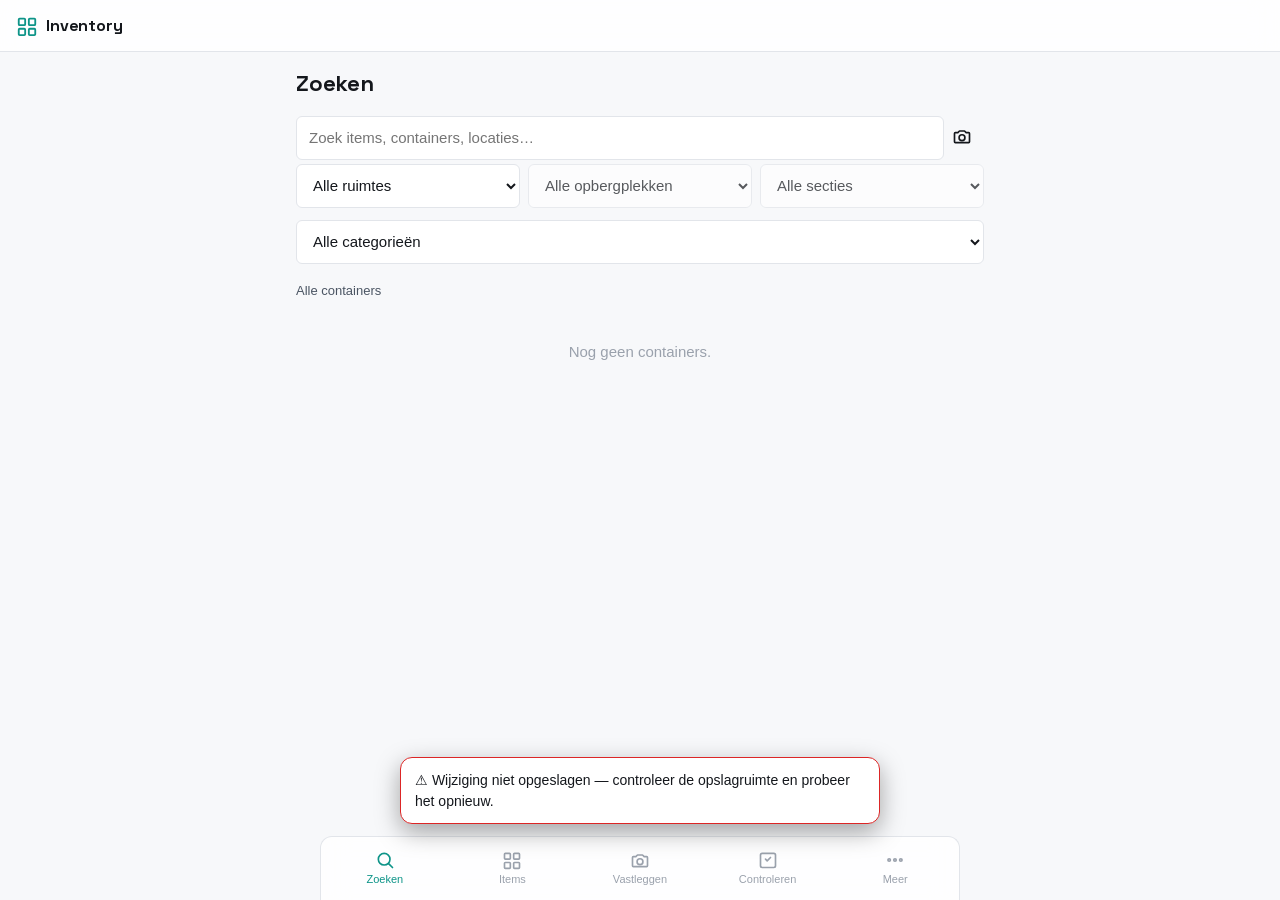
<file: index.html>
<!doctype html>
<html lang="nl">
<head>
<meta charset="utf-8" />
<meta name="viewport" content="width=device-width, initial-scale=1, viewport-fit=cover" />
<title>Inventory</title>
<meta name="description" content="Local-first inventory for workshop storage." />
<meta name="theme-color" content="#14171c" />
<meta name="color-scheme" content="dark light" />
<link rel="manifest" href="./manifest.webmanifest" />
<link rel="icon" href="./icons/icon-192.png" />
<link rel="apple-touch-icon" href="./icons/apple-touch-icon.png" />
<meta name="apple-mobile-web-app-capable" content="yes" />
<meta name="apple-mobile-web-app-status-bar-style" content="black-translucent" />
<link rel="stylesheet" href="./style.css" />
</head>
<body>
<div id="live-region" aria-live="polite" class="sr-only"></div>

<div id="app" data-density="comfortable">
  <header class="app-header">
    <span class="app-logo" data-icon="items" data-icon-size="22"></span>
    <h1 class="app-title" data-i18n="app.name"></h1>
  </header>

  <main id="view-container">

    <!-- ===== Tab views (replace history) ===== -->

    <section id="view-search" class="view view-tab" data-view>
      <h1 data-i18n="view.search.title"></h1>
      <div class="row" style="align-items: center; gap: 8px">
        <input type="search" id="search-input" class="search-input grow" data-i18n-placeholder="search.placeholder" autocomplete="off" autocorrect="off" style="margin-bottom: 0" />
        <button type="button" class="btn-icon search-photo-toggle" id="search-photo-toggle" data-i18n-aria="search.photoToggle" aria-pressed="false"><span data-icon="camera"></span></button>
        <button type="button" class="btn-icon search-photo-toggle" id="search-photo-size-toggle" hidden data-i18n-aria="search.photoSizeToggle" aria-pressed="false"><span data-icon="expand"></span></button>
      </div>

      <div id="search-results" hidden></div>

      <div id="search-browse">
        <div class="field-row" style="margin-bottom: 8px">
          <select id="search-room-filter" class="grow"></select>
          <select id="search-storage-filter" class="grow" disabled></select>
          <select id="search-section-filter" class="grow" disabled></select>
        </div>
        <div class="row" style="margin-bottom: 12px">
          <select id="search-category-filter" class="grow"></select>
        </div>
        <div class="section-label" id="search-browse-label"></div>
        <div class="list" id="search-skeleton" hidden></div>
        <div class="list" id="search-container-list"></div>
        <p class="empty-state" id="search-browse-empty" hidden></p>
      </div>
    </section>

    <section id="view-items" class="view view-tab" data-view hidden>
      <h1 data-i18n="view.items.title"></h1>
      <input type="search" id="items-search" class="search-input" data-i18n-placeholder="items.filterPlaceholder" autocomplete="off" autocorrect="off" />
      <div class="field-row" style="margin-bottom: 12px">
        <select id="items-category-filter" class="grow"></select>
        <select id="items-state-filter" class="grow">
          <option value="" data-i18n="items.state.all"></option>
          <option value="confirmed" data-i18n="items.state.confirmed"></option>
          <option value="draft" data-i18n="items.state.draft"></option>
        </select>
      </div>
      <div class="row" style="justify-content: space-between; margin-bottom: 10px">
        <p class="muted" id="items-count" style="margin: 0"></p>
        <select id="items-sort" style="width: auto">
          <option value="updatedAt-desc" data-i18n="sort.updatedDesc"></option>
          <option value="title-asc" data-i18n="sort.titleAsc"></option>
          <option value="quantity-desc" data-i18n="sort.quantityDesc"></option>
        </select>
      </div>
      <div class="list" id="items-skeleton" hidden></div>
      <div class="list" id="items-list"></div>
      <p class="empty-state" id="items-empty" hidden data-i18n="items.empty"></p>
    </section>

    <section id="view-capture" class="view view-tab" data-view hidden>
      <h1 data-i18n="view.capture.title"></h1>

      <label class="field field-combo">
        <span data-i18n="capture.selectContainer"></span>
        <input type="text" id="capture-container-input" autocomplete="off" autocapitalize="characters" data-i18n-placeholder="capture.searchContainer" />
        <div class="combo-list" id="capture-container-list" hidden></div>
      </label>
      <button class="btn btn-block" id="capture-new-container-btn" data-i18n="capture.newContainer" style="margin: 8px 0 12px"></button>
      <div id="capture-new-container-form" class="card" hidden>
        <h2 data-i18n="capture.newContainer"></h2>
        <div class="field-row">
          <label class="field" style="max-width: 110px">
            <span data-i18n="search.codePrefix"></span>
            <input type="text" id="capture-new-prefix" autocapitalize="characters" />
          </label>
          <label class="field grow">
            <span data-i18n="detail.code"></span>
            <input type="text" id="capture-new-code" autocapitalize="characters" />
          </label>
        </div>
        <label class="field">
          <span data-i18n="detail.name"></span>
          <input type="text" id="capture-new-name" />
        </label>
        <label class="field">
          <span data-i18n="detail.location"></span>
          <select id="capture-new-location"></select>
        </label>
        <div class="row">
          <button class="btn btn-primary grow" id="capture-new-create" data-i18n="action.create"></button>
          <button class="btn" id="capture-new-cancel" data-i18n="action.cancel"></button>
        </div>
        <p class="error-text" id="capture-new-error" hidden></p>
      </div>

      <div id="capture-photo-section" hidden>
        <div class="section-label" id="capture-photo-label"></div>
        <!-- No `capture` attribute: on iOS Safari that forces the camera
             open directly, skipping the OS action sheet's own "Photo
             Library" option entirely — accept="image/*" alone still
             offers Take Photo AND Photo Library. -->
        <input type="file" id="capture-photo-input" accept="image/*" multiple hidden />
        <button class="btn btn-block" id="capture-photo-add-btn" data-i18n="capture.addPhotos" style="margin-bottom: 12px"></button>
        <div class="capture-photo-grid" id="capture-photo-grid"></div>
        <p class="empty-state" id="capture-photo-empty" data-i18n="capture.photoEmpty"></p>
        <button class="btn btn-block btn-primary" id="capture-done-btn" data-i18n="capture.done" style="margin-top: 16px"></button>
      </div>
    </section>

    <section id="view-review" class="view view-tab" data-view hidden>
      <h1 data-i18n="view.review.title"></h1>

      <div class="section-label" data-i18n="review.queueLabel"></div>
      <label class="row" id="review-show-identified-row" style="margin-bottom: 10px; align-items: center; gap: 8px">
        <input type="checkbox" id="review-show-identified-toggle" style="width: auto" />
        <span data-i18n="review.showIdentified"></span>
      </label>
      <p class="empty-state" id="review-queue-empty" hidden data-i18n="review.queueEmpty"></p>
      <p class="empty-state" id="review-queue-filtered-empty" hidden data-i18n="review.queueFilteredEmpty"></p>
      <p class="muted" id="review-no-api-key" hidden>
        <span data-i18n="review.noApiKey"></span>
        <button type="button" class="btn btn-sm" id="review-no-api-key-btn" data-i18n="review.openSettings"></button>
      </p>
      <div class="list" id="review-queue-skeleton" hidden></div>
      <div class="list" id="review-queue-list"></div>
      <div id="review-batch-bar" class="review-batch-bar" hidden>
        <span id="review-batch-count"></span>
        <span class="muted" id="review-batch-cost"></span>
        <button type="button" class="btn btn-primary" id="review-batch-run-btn" data-i18n="review.identify"></button>
      </div>

      <div class="section-label" style="margin-top: 24px" data-i18n="review.draftsLabel"></div>
      <p class="empty-state" id="review-drafts-empty" data-i18n="review.draftsEmpty"></p>
      <div id="review-drafts-list"></div>
    </section>

    <section id="view-more" class="view view-tab" data-view hidden>
      <h1 data-i18n="view.more.title"></h1>
      <div class="more-list">
        <button class="more-row" data-nav-push="view-locations">
          <span class="more-row-icon" data-icon="pin"></span>
          <span class="more-row-text">
            <span class="more-row-title" data-i18n="view.locations.title"></span>
            <span class="more-row-sub" data-i18n="more.locations.sub"></span>
          </span>
          <span class="more-row-chevron" data-icon="chevronRight"></span>
        </button>
        <button class="more-row" data-nav-push="view-bulk-containers">
          <span class="more-row-icon" data-icon="items"></span>
          <span class="more-row-text">
            <span class="more-row-title" data-i18n="view.bulkContainers.title"></span>
            <span class="more-row-sub" data-i18n="more.bulkContainers.sub"></span>
          </span>
          <span class="more-row-chevron" data-icon="chevronRight"></span>
        </button>
        <button class="more-row" data-nav-push="view-labels">
          <span class="more-row-icon" data-icon="tag"></span>
          <span class="more-row-text">
            <span class="more-row-title" data-i18n="view.labels.title"></span>
            <span class="more-row-sub" data-i18n="more.labels.sub"></span>
          </span>
          <span class="more-row-chevron" data-icon="chevronRight"></span>
        </button>
        <button class="more-row" data-nav-push="view-report">
          <span class="more-row-icon" data-icon="chart"></span>
          <span class="more-row-text">
            <span class="more-row-title" data-i18n="view.report.title"></span>
            <span class="more-row-sub" data-i18n="more.report.sub"></span>
          </span>
          <span class="more-row-chevron" data-icon="chevronRight"></span>
        </button>
        <button class="more-row" data-nav-push="view-trash">
          <span class="more-row-icon" data-icon="trash"></span>
          <span class="more-row-text">
            <span class="more-row-title" data-i18n="view.trash.title"></span>
            <span class="more-row-sub" data-i18n="more.trash.sub"></span>
          </span>
          <span class="more-row-chevron" data-icon="chevronRight"></span>
        </button>
        <button class="more-row" data-nav-push="view-synclog">
          <span class="more-row-icon" data-icon="history"></span>
          <span class="more-row-text">
            <span class="more-row-title" data-i18n="view.synclog.title"></span>
            <span class="more-row-sub" data-i18n="more.synclog.sub"></span>
          </span>
          <span class="more-row-chevron" data-icon="chevronRight"></span>
        </button>
        <button class="more-row" data-nav-push="view-settings">
          <span class="more-row-icon" data-icon="settings"></span>
          <span class="more-row-text">
            <span class="more-row-title" data-i18n="view.settings.title"></span>
            <span class="more-row-sub" data-i18n="more.settings.sub"></span>
          </span>
          <span class="more-row-chevron" data-icon="chevronRight"></span>
        </button>
        <button class="more-row" data-nav-push="view-help">
          <span class="more-row-icon" data-icon="help"></span>
          <span class="more-row-text">
            <span class="more-row-title" data-i18n="view.help.title"></span>
            <span class="more-row-sub" data-i18n="more.help.sub"></span>
          </span>
          <span class="more-row-chevron" data-icon="chevronRight"></span>
        </button>
        <button class="more-row" data-nav-push="view-about">
          <span class="more-row-icon" data-icon="info"></span>
          <span class="more-row-text">
            <span class="more-row-title" data-i18n="view.about.title"></span>
            <span class="more-row-sub" data-i18n="more.about.sub"></span>
          </span>
          <span class="more-row-chevron" data-icon="chevronRight"></span>
        </button>
      </div>
    </section>

    <!-- ===== Pushed views (push history, animate forward) ===== -->

    <section id="view-detail" class="view view-pushed" data-view hidden>
      <header class="view-header">
        <button class="btn-icon" data-nav-back data-i18n-aria="nav.back"><span data-icon="back"></span></button>
        <input type="text" id="detail-code" class="detail-code-input" autocapitalize="characters" />
        <span id="detail-status-badge" class="badge" style="margin-left: auto"></span>
      </header>
      <div class="detail-nav-bar" id="detail-nav-bar" hidden>
        <button type="button" class="btn-icon" id="detail-nav-prev" data-i18n-aria="detail.navPrev"><span data-icon="chevronLeft"></span></button>
        <span id="detail-nav-position" class="detail-nav-position"></span>
        <button type="button" class="btn-icon" id="detail-nav-next" data-i18n-aria="detail.navNext"><span data-icon="chevronRight"></span></button>
      </div>
      <div class="view-body" id="detail-body">
        <p class="empty-state" id="detail-not-found" hidden data-i18n="detail.notFound"></p>
        <div id="detail-content" hidden>
          <p class="error-text" id="detail-code-error" hidden></p>
          <div class="card">
            <label class="field">
              <span data-i18n="detail.name"></span>
              <input type="text" id="detail-title" maxlength="60" />
            </label>
            <label class="field">
              <span data-i18n="detail.location"></span>
              <select id="detail-location"></select>
            </label>
            <label class="field" style="margin-bottom: 0">
              <span data-i18n="detail.notes"></span>
              <textarea id="detail-notes"></textarea>
            </label>
          </div>

          <div class="capture-photo-grid" id="detail-photo-grid" style="margin-bottom: 16px"></div>

          <input type="file" id="detail-photo-input" accept="image/*" multiple hidden />
          <button class="btn btn-block" id="detail-photo-add-btn" data-i18n="capture.addPhotos" style="margin-bottom: 8px"></button>
          <label class="row" id="detail-photo-ai-row" style="margin-bottom: 16px; align-items: center; gap: 8px">
            <input type="checkbox" id="detail-photo-ai-toggle" style="width: auto" checked />
            <span data-i18n="detail.addPhotosAiToggle"></span>
          </label>

          <p class="muted" id="detail-identify-no-key" hidden data-i18n="review.noApiKey"></p>
          <button class="btn btn-block" id="detail-identify-settings-btn" hidden data-i18n="review.openSettings" style="margin-bottom: 16px"></button>
          <button class="btn btn-block" id="detail-identify-btn" hidden data-i18n="review.identify" style="margin-bottom: 16px"></button>

          <button class="btn btn-primary btn-block" id="detail-confirm-btn" hidden style="margin-bottom: 16px"></button>

          <div class="section-label" id="detail-items-label"></div>
          <p class="empty-state" id="detail-items-empty" hidden data-i18n="detail.itemsEmpty"></p>
          <div class="list" id="detail-items-list"></div>

          <div id="detail-item-form" class="card" hidden>
            <label class="field">
              <span data-i18n="item.description"></span>
              <input type="text" id="new-item-title" maxlength="100" />
            </label>
            <div class="field-row">
              <label class="field" style="max-width: 90px">
                <span>#</span>
                <input type="text" id="new-item-quantity" inputmode="numeric" value="1" />
              </label>
              <label class="field grow">
                <span data-i18n="item.category"></span>
                <input type="text" id="new-item-category" list="category-options" />
              </label>
            </div>
            <label class="field">
              <span data-i18n="item.link"></span>
              <input type="text" id="new-item-link" autocapitalize="none" placeholder="https://…" />
            </label>
            <div class="item-fields-list" id="new-item-fields-list"></div>
            <button type="button" class="btn btn-sm" id="new-item-field-add-btn" data-i18n="item.addSpec" style="margin-bottom: 12px"></button>
            <div class="row">
              <button class="btn btn-primary grow" id="new-item-save" data-i18n="action.add"></button>
              <button class="btn" id="new-item-cancel" data-i18n="action.cancel"></button>
            </div>
          </div>
          <button class="btn btn-block" id="detail-add-item-btn" data-i18n="detail.addItem" style="margin-bottom: 24px"></button>

          <button class="btn btn-block" id="detail-print-btn" data-i18n="detail.printContainer" style="margin-bottom: 12px"></button>

          <button class="btn btn-block" id="detail-copy-btn" data-i18n="detail.copyItems" style="margin-bottom: 12px"></button>
          <div id="detail-copy-form" class="card" hidden>
            <label class="field">
              <span data-i18n="detail.copyTarget"></span>
              <select id="detail-copy-target-select"></select>
            </label>
            <div id="detail-copy-new-fields" hidden>
              <div class="field-row">
                <label class="field" style="max-width: 110px">
                  <span data-i18n="search.codePrefix"></span>
                  <input type="text" id="detail-copy-new-prefix" autocapitalize="characters" />
                </label>
                <label class="field grow">
                  <span data-i18n="detail.code"></span>
                  <input type="text" id="detail-copy-new-code" autocapitalize="characters" />
                </label>
              </div>
              <label class="field">
                <span data-i18n="detail.name"></span>
                <input type="text" id="detail-copy-new-name" />
              </label>
              <label class="field">
                <span data-i18n="detail.location"></span>
                <select id="detail-copy-new-location"></select>
              </label>
            </div>
            <div class="row">
              <button type="button" class="btn btn-primary grow" id="detail-copy-confirm-btn" data-i18n="detail.copyConfirm"></button>
              <button type="button" class="btn" id="detail-copy-cancel-btn" data-i18n="action.cancel"></button>
            </div>
            <p class="error-text" id="detail-copy-error" hidden></p>
          </div>

          <div class="danger-zone">
            <button class="btn btn-block btn-danger" id="detail-delete-btn" data-i18n="detail.deleteContainer"></button>
          </div>
        </div>
      </div>
    </section>

    <section id="view-locations" class="view view-pushed" data-view hidden>
      <header class="view-header">
        <button class="btn-icon" data-nav-back data-i18n-aria="nav.back"><span data-icon="back"></span></button>
        <h1 data-i18n="view.locations.title"></h1>
      </header>
      <div class="view-body">
        <button class="btn btn-block" id="location-add-btn" data-i18n="locations.add"></button>
        <div id="location-form" class="card" hidden>
          <label class="field">
            <span data-i18n="locations.room"></span>
            <input type="text" id="location-room" list="location-room-options" autocomplete="off" />
          </label>
          <label class="field">
            <span data-i18n="locations.storage"></span>
            <input type="text" id="location-storage" list="location-storage-options" autocomplete="off" />
          </label>
          <label class="field">
            <span data-i18n="locations.section"></span>
            <input type="text" id="location-section" list="location-section-options" autocomplete="off" />
          </label>
          <label class="field" id="location-name-field" style="margin-bottom: 0">
            <span data-i18n="locations.name"></span>
            <input type="text" id="location-name" list="location-name-options" autocomplete="off" />
          </label>

          <label class="row" id="location-range-toggle-row" style="margin-top: 12px; align-items: center; gap: 8px">
            <input type="checkbox" id="location-range-toggle" style="width: auto" />
            <span data-i18n="locations.range.toggle"></span>
          </label>
          <div class="field-row" id="location-range-fields" hidden style="margin-top: 8px">
            <label class="field">
              <span data-i18n="locations.range.from"></span>
              <input type="text" id="location-range-from" inputmode="numeric" value="1" />
            </label>
            <label class="field">
              <span data-i18n="locations.range.to"></span>
              <input type="text" id="location-range-to" inputmode="numeric" value="5" />
            </label>
          </div>
          <p class="muted" id="location-range-hint" hidden data-i18n="locations.range.hint"></p>

          <div class="row" style="margin-top: 12px">
            <button class="btn btn-primary grow" id="location-save" data-i18n="action.save"></button>
            <button class="btn" id="location-cancel" data-i18n="action.cancel"></button>
          </div>
          <div class="row" id="location-edit-actions" hidden style="margin-top: 8px">
            <button class="btn grow" id="location-copy-btn" data-i18n="locations.copy"></button>
            <button class="btn btn-danger" id="location-delete-btn" data-i18n="action.delete"></button>
          </div>
          <p class="error-text" id="location-error" hidden></p>
        </div>
        <div id="location-groups"></div>
        <p class="empty-state" id="locations-empty" hidden data-i18n="locations.empty"></p>
      </div>
    </section>

    <datalist id="location-room-options"></datalist>
    <datalist id="location-storage-options"></datalist>
    <datalist id="location-section-options"></datalist>
    <datalist id="location-name-options"></datalist>

    <section id="view-bulk-containers" class="view view-pushed" data-view hidden>
      <header class="view-header">
        <button class="btn-icon" data-nav-back data-i18n-aria="nav.back"><span data-icon="back"></span></button>
        <h1 data-i18n="view.bulkContainers.title"></h1>
      </header>
      <div class="view-body">
        <div class="card">
          <label class="field" style="max-width: 160px">
            <span data-i18n="search.codePrefix"></span>
            <input type="text" id="bulk-containers-prefix" autocapitalize="characters" value="BOX" />
          </label>
          <div class="field-row">
            <label class="field">
              <span data-i18n="locations.range.from"></span>
              <input type="text" id="bulk-containers-from" inputmode="numeric" />
            </label>
            <label class="field">
              <span data-i18n="locations.range.to"></span>
              <input type="text" id="bulk-containers-to" inputmode="numeric" />
            </label>
          </div>
          <p class="muted" data-i18n="bulkContainers.hint"></p>
          <button class="btn btn-primary btn-block" id="bulk-containers-create" data-i18n="action.create"></button>
          <p class="error-text" id="bulk-containers-error" hidden></p>
        </div>
      </div>
    </section>

    <section id="view-labels" class="view view-pushed" data-view hidden>
      <header class="view-header">
        <button class="btn-icon" data-nav-back data-i18n-aria="nav.back"><span data-icon="back"></span></button>
        <h1 data-i18n="view.labels.title"></h1>
      </header>
      <div class="view-body">
        <p class="empty-state" id="labels-empty" hidden data-i18n="labels.empty"></p>
        <label class="row" id="labels-select-all-row" style="margin-bottom: 10px; align-items: center; gap: 8px">
          <input type="checkbox" id="labels-select-all" style="width: auto" />
          <span data-i18n="labels.selectAll"></span>
        </label>
        <div class="list" id="labels-list"></div>
        <label class="field" style="margin-top: 16px">
          <span data-i18n="labels.format.label"></span>
          <select id="labels-format-select"></select>
        </label>
        <label class="field" style="margin-bottom: 0">
          <span data-i18n="labels.skipCount.label"></span>
          <input type="number" id="labels-skip-input" min="0" step="1" value="0" inputmode="numeric" />
        </label>
        <p class="muted" data-i18n="labels.skipCount.hint" style="margin-top: 4px"></p>
        <button class="btn btn-block btn-primary" id="labels-print-btn" data-i18n="labels.print" style="margin-top: 16px"></button>
      </div>
    </section>

    <section id="view-report" class="view view-pushed" data-view hidden>
      <header class="view-header">
        <button class="btn-icon" data-nav-back data-i18n-aria="nav.back"><span data-icon="back"></span></button>
        <h1 data-i18n="view.report.title"></h1>
      </header>
      <div class="view-body">
        <div class="stat-grid">
          <div class="stat-tile"><span class="stat-value" id="report-stat-locations"></span><span class="stat-label" data-i18n="report.stats.locations"></span></div>
          <div class="stat-tile"><span class="stat-value" id="report-stat-containers"></span><span class="stat-label" data-i18n="report.stats.containers"></span></div>
          <div class="stat-tile"><span class="stat-value" id="report-stat-items"></span><span class="stat-label" data-i18n="report.stats.items"></span></div>
          <div class="stat-tile"><span class="stat-value" id="report-stat-pinned"></span><span class="stat-label" data-i18n="report.stats.pinned"></span></div>
          <div class="stat-tile"><span class="stat-value" id="report-stat-drafts"></span><span class="stat-label" data-i18n="report.stats.drafts"></span></div>
        </div>

        <div class="section-label" data-i18n="report.categories.title"></div>
        <div id="report-categories" class="category-bars"></div>
        <p class="empty-state" id="report-categories-empty" hidden data-i18n="report.categories.empty"></p>

        <div class="section-label" data-i18n="report.activity.title"></div>
        <div id="report-chart" class="chart-container"></div>

        <div class="section-label" data-i18n="report.tags.title"></div>
        <div id="report-tags" class="tag-cloud"></div>
        <p class="empty-state" id="report-tags-empty" hidden data-i18n="report.tags.empty"></p>

        <div class="section-label" data-i18n="report.export.title"></div>
        <button class="btn btn-block" id="report-export-json-btn" data-i18n="report.export.json" style="margin-bottom: 10px"></button>
        <button class="btn btn-block" id="report-export-csv-btn" data-i18n="report.export.csv" style="margin-bottom: 10px"></button>
        <button class="btn btn-block btn-primary" id="report-print-btn" data-i18n="report.print.button"></button>
      </div>
    </section>

    <section id="view-settings" class="view view-pushed" data-view hidden>
      <header class="view-header">
        <button class="btn-icon" data-nav-back data-i18n-aria="nav.back"><span data-icon="back"></span></button>
        <h1 data-i18n="view.settings.title"></h1>
      </header>
      <div class="view-body">
        <section class="settings-section" id="install-panel" hidden>
          <h2 data-i18n="install.title"></h2>
          <p class="muted" id="install-hint"></p>
          <div class="row" style="margin-top: 10px">
            <button class="btn btn-primary grow" id="install-btn" data-i18n="install.action" hidden></button>
            <button class="btn" id="install-dismiss-btn" data-i18n="install.dismiss"></button>
          </div>
        </section>
        <section class="settings-section">
          <h2 data-i18n="settings.appearance"></h2>
          <div class="field-label" data-i18n="settings.theme"></div>
          <div class="seg" data-theme-picker>
            <button class="seg-btn" data-theme-choice="auto" data-i18n="settings.theme.auto"></button>
            <button class="seg-btn" data-theme-choice="dark" data-i18n="settings.theme.dark"></button>
            <button class="seg-btn" data-theme-choice="light" data-i18n="settings.theme.light"></button>
            <button class="seg-btn" data-theme-choice="midnight" data-i18n="settings.theme.midnight"></button>
            <button class="seg-btn" data-theme-choice="paper" data-i18n="settings.theme.paper"></button>
            <button class="seg-btn" data-theme-choice="industrial" data-i18n="settings.theme.industrial"></button>
          </div>
        </section>
        <section class="settings-section">
          <h2 data-i18n="settings.language"></h2>
          <div class="seg" data-lang-picker>
            <button class="seg-btn" data-lang-choice="nl" data-i18n="settings.language.nl"></button>
            <button class="seg-btn" data-lang-choice="en" data-i18n="settings.language.en"></button>
          </div>
        </section>
        <section class="settings-section">
          <h2 data-i18n="settings.density"></h2>
          <div class="seg" data-density-picker>
            <button class="seg-btn" data-density-choice="comfortable" data-i18n="settings.density.comfortable"></button>
            <button class="seg-btn" data-density-choice="compact" data-i18n="settings.density.compact"></button>
          </div>
        </section>
        <section class="settings-section">
          <h2 data-i18n="settings.sync.title"></h2>
          <p class="muted" id="sync-status"></p>

          <button class="btn btn-block btn-primary" id="sync-now-btn" data-i18n="settings.sync.now" style="margin-top: 8px"></button>
          <button class="btn btn-block" id="sync-backup-btn" data-i18n="settings.sync.backupNow" style="margin-top: 10px"></button>
          <button class="btn btn-block" id="sync-restore-toggle-btn" data-i18n="settings.sync.showBackups" style="margin-top: 10px"></button>
          <div id="sync-restore-list" class="list" hidden style="margin-top: 10px"></div>
          <p class="empty-state" id="sync-restore-empty" hidden data-i18n="settings.sync.noBackups"></p>

          <button class="btn btn-block" id="sync-disconnect-btn" data-i18n="settings.sync.disconnect" style="margin-top: 16px"></button>

          <!-- Client ID + registered origin/redirect: setup-only fields that
               are easy to brush against while scrolling to the everyday
               actions above — tucked behind an explicit toggle so they're
               never one careless tap away from being overwritten. -->
          <button class="btn btn-block" id="sync-advanced-toggle-btn" data-i18n="settings.advancedToggle" style="margin-top: 16px"></button>
          <div id="sync-advanced-panel" hidden style="margin-top: 10px">
            <label class="field">
              <span data-i18n="settings.sync.clientId"></span>
              <input type="text" id="sync-clientid-input" autocapitalize="none" autocomplete="off" placeholder="123...abc.apps.googleusercontent.com" />
            </label>
            <button class="btn" id="sync-clientid-save-btn" data-i18n="action.save" style="margin-bottom: 14px"></button>

            <div class="field-label" data-i18n="settings.sync.registerValues"></div>
            <label class="field">
              <span data-i18n="settings.sync.origin"></span>
              <input type="text" id="sync-origin-value" readonly />
            </label>
            <label class="field" style="margin-bottom: 0">
              <span data-i18n="settings.sync.redirectUri"></span>
              <input type="text" id="sync-redirect-value" readonly />
            </label>
          </div>
        </section>
        <section class="settings-section">
          <h2 data-i18n="settings.storage.title"></h2>
          <p class="muted" id="settings-storage-usage"></p>
          <div class="storage-bar"><div class="storage-bar-fill" id="settings-storage-bar-fill"></div></div>
          <p class="muted" id="settings-storage-persist-status"></p>
          <button class="btn btn-block" id="settings-storage-persist-btn" data-i18n="settings.storage.persistBtn" style="margin-top: 8px"></button>
        </section>
        <section class="settings-section">
          <h2 data-i18n="settings.history.title"></h2>
          <p class="muted" data-i18n="settings.history.hint"></p>
          <div id="settings-history-list" style="margin-top: 10px"></div>
          <p class="empty-state" id="settings-history-empty" hidden data-i18n="settings.history.empty"></p>
        </section>
        <section class="settings-section">
          <h2 data-i18n="settings.ai.title"></h2>
          <p class="muted" data-i18n="settings.ai.hint"></p>
          <p class="muted" id="ai-apikey-status"></p>

          <!-- The API key is the only thing this section has to protect —
               same reasoning as Sync's toggle above. -->
          <button class="btn btn-block" id="ai-advanced-toggle-btn" data-i18n="settings.advancedToggle" style="margin-top: 8px"></button>
          <div id="ai-advanced-panel" hidden style="margin-top: 10px">
            <label class="field">
              <span data-i18n="settings.ai.apiKey"></span>
              <input type="password" id="ai-apikey-input" autocapitalize="none" autocomplete="off" spellcheck="false" placeholder="sk-ant-..." />
            </label>
            <button class="btn" id="ai-apikey-save-btn" data-i18n="action.save" style="margin-bottom: 8px"></button>
          </div>
        </section>
        <section class="settings-section">
          <h2 data-i18n="settings.danger.title"></h2>
          <p class="muted" data-i18n="settings.danger.hint"></p>
          <button class="btn btn-block btn-danger" id="wipe-data-btn" data-i18n="settings.danger.wipeBtn" style="margin-top: 10px"></button>
        </section>
      </div>
    </section>

    <section id="view-trash" class="view view-pushed" data-view hidden>
      <header class="view-header">
        <button class="btn-icon" data-nav-back data-i18n-aria="nav.back"><span data-icon="back"></span></button>
        <h1 data-i18n="view.trash.title"></h1>
      </header>
      <div class="view-body">
        <div class="list" id="trash-list"></div>
        <p class="empty-state" id="trash-empty" hidden data-i18n="trash.empty"></p>
      </div>
    </section>

    <section id="view-synclog" class="view view-pushed" data-view hidden>
      <header class="view-header">
        <button class="btn-icon" data-nav-back data-i18n-aria="nav.back"><span data-icon="back"></span></button>
        <h1 data-i18n="view.synclog.title"></h1>
      </header>
      <div class="view-body">
        <div id="synclog-list"></div>
        <p class="empty-state" id="synclog-empty" hidden data-i18n="synclog.empty"></p>
        <button class="btn btn-block" id="synclog-clear-btn" data-i18n="synclog.clear" hidden></button>
      </div>
    </section>

    <section id="view-help" class="view view-pushed" data-view hidden>
      <header class="view-header">
        <button class="btn-icon" data-nav-back data-i18n-aria="nav.back"><span data-icon="back"></span></button>
        <h1 data-i18n="view.help.title"></h1>
      </header>
      <div class="view-body">
        <div id="help-content" class="markdown-content"></div>
      </div>
    </section>

    <section id="view-about" class="view view-pushed" data-view hidden>
      <header class="view-header">
        <button class="btn-icon" data-nav-back data-i18n-aria="nav.back"><span data-icon="back"></span></button>
        <h1 data-i18n="view.about.title"></h1>
      </header>
      <div class="view-body">
        <p id="about-designed-line" class="about-line"></p>
        <p id="about-build-line" class="about-line muted"></p>
      </div>
    </section>

  </main>

  <nav class="tabbar">
    <button class="tab-btn" data-nav-tab="view-search">
      <span class="tab-icon" data-icon="search"></span>
      <span class="tab-label" data-i18n="tab.search"></span>
    </button>
    <button class="tab-btn" data-nav-tab="view-items">
      <span class="tab-icon" data-icon="items"></span>
      <span class="tab-label" data-i18n="tab.items"></span>
    </button>
    <button class="tab-btn" data-nav-tab="view-capture">
      <span class="tab-icon" data-icon="camera"></span>
      <span class="tab-label" data-i18n="tab.capture"></span>
    </button>
    <button class="tab-btn" data-nav-tab="view-review">
      <span class="tab-icon" data-icon="review"></span>
      <span class="tab-label" data-i18n="tab.review"></span>
    </button>
    <button class="tab-btn" data-nav-tab="view-more">
      <span class="tab-icon" data-icon="more"></span>
      <span class="tab-label" data-i18n="tab.more"></span>
    </button>
  </nav>
</div>

<datalist id="category-options"></datalist>
<div id="toast-root"></div>
<div id="dialog-root"></div>
<div id="print-root" class="print-report"></div>

<script type="module" src="./app.js"></script>
</body>
</html>
</file>
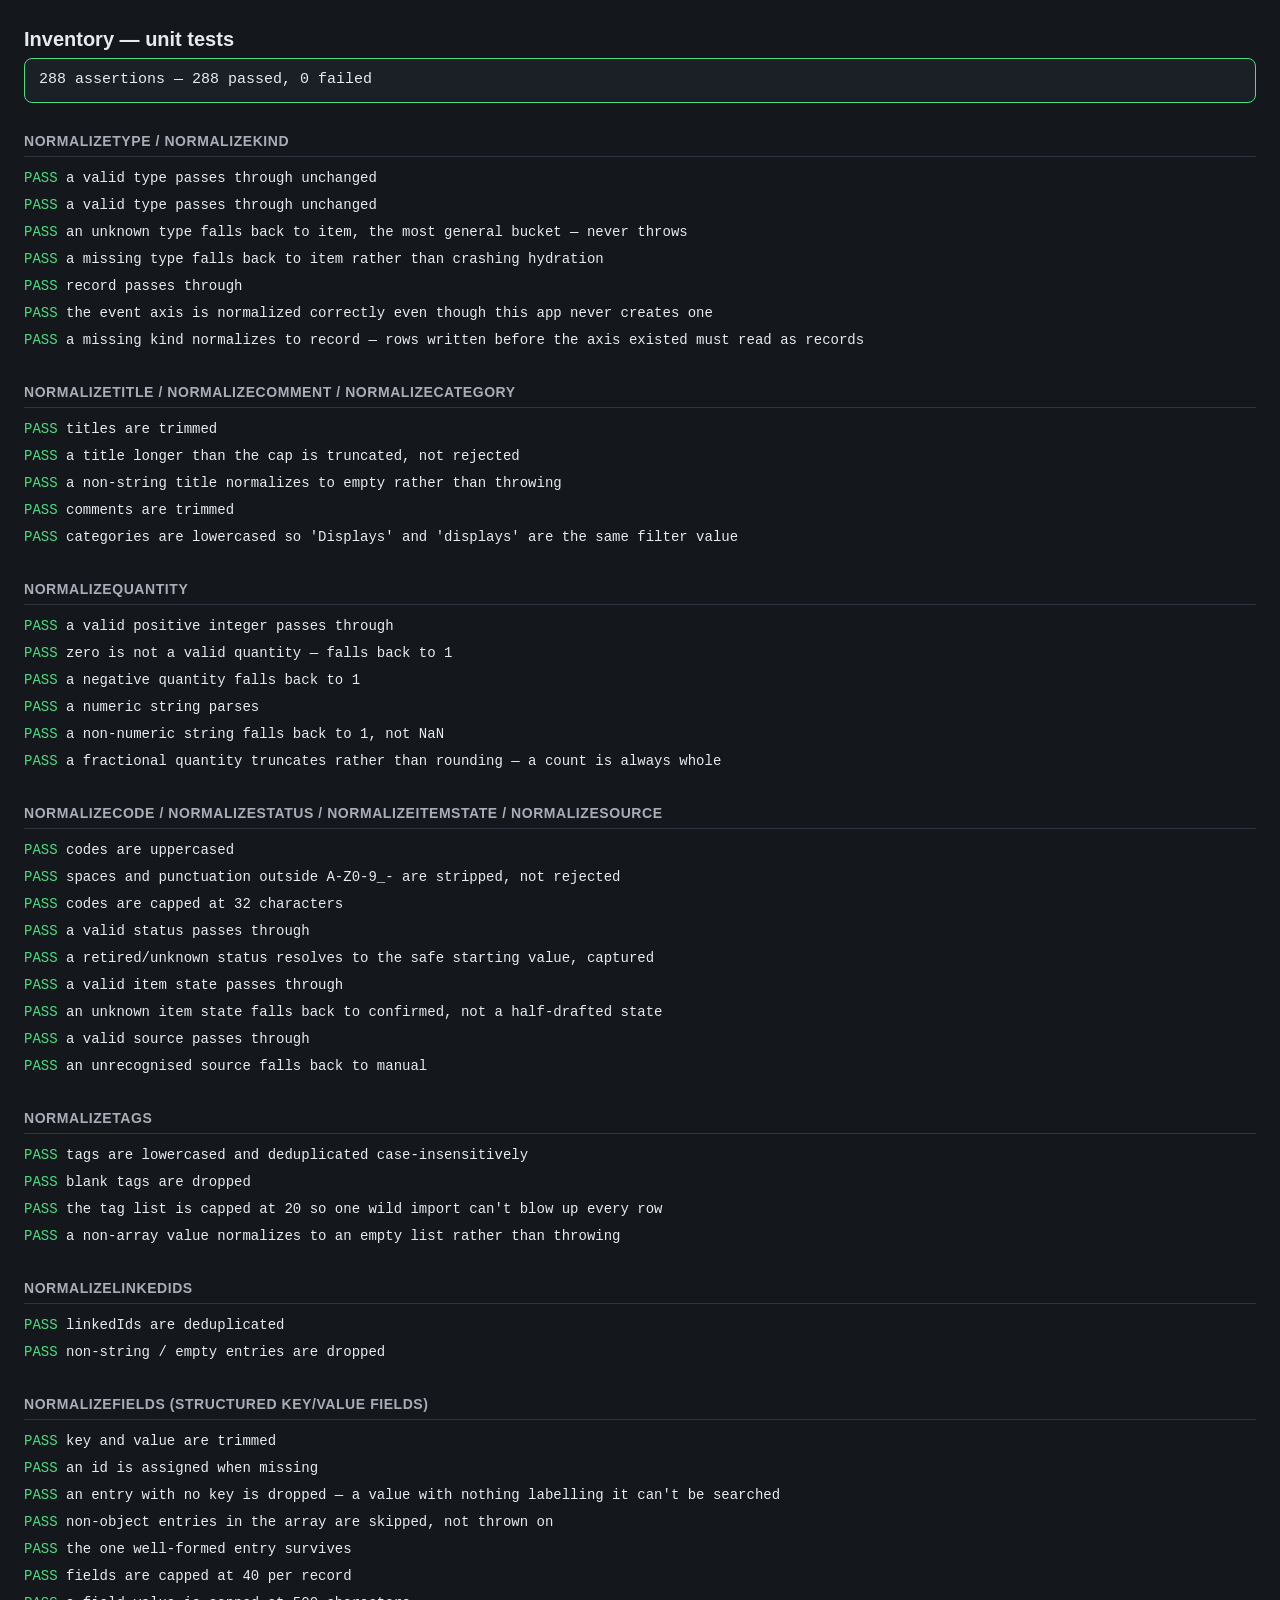
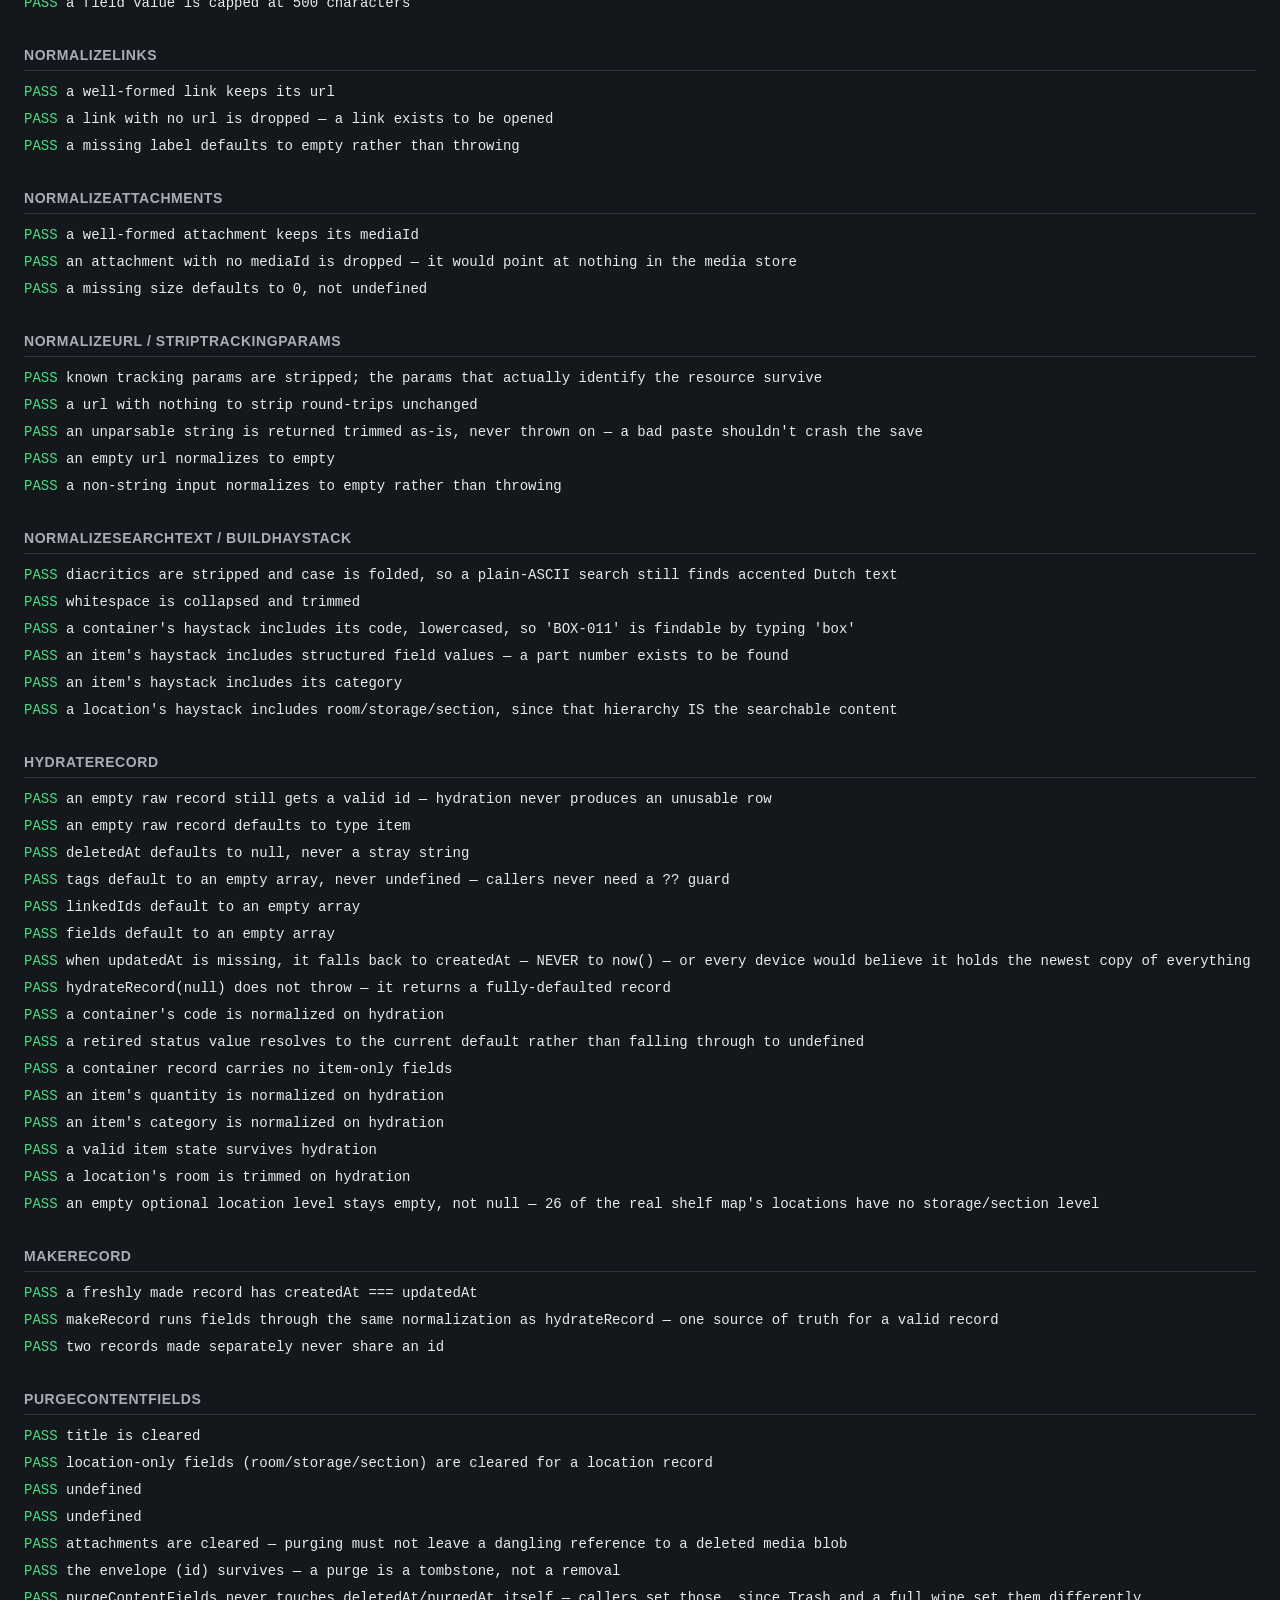
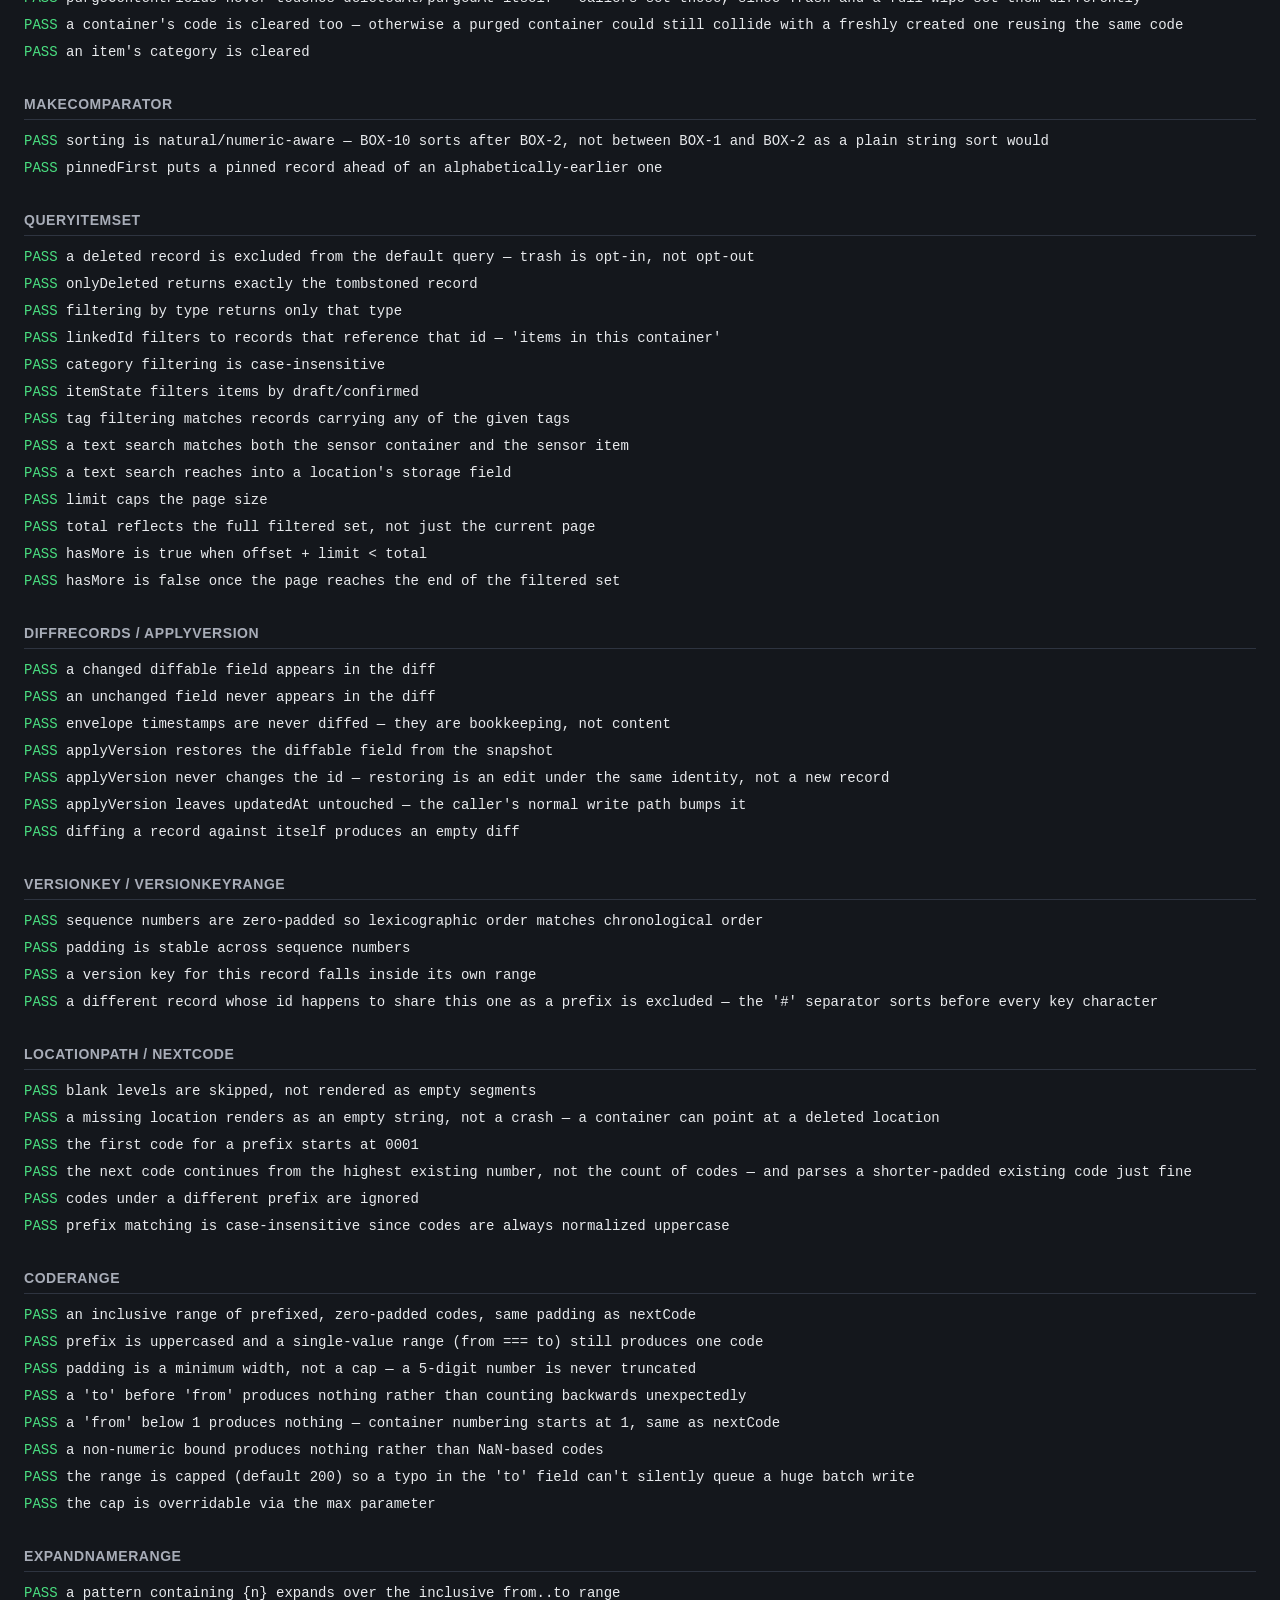
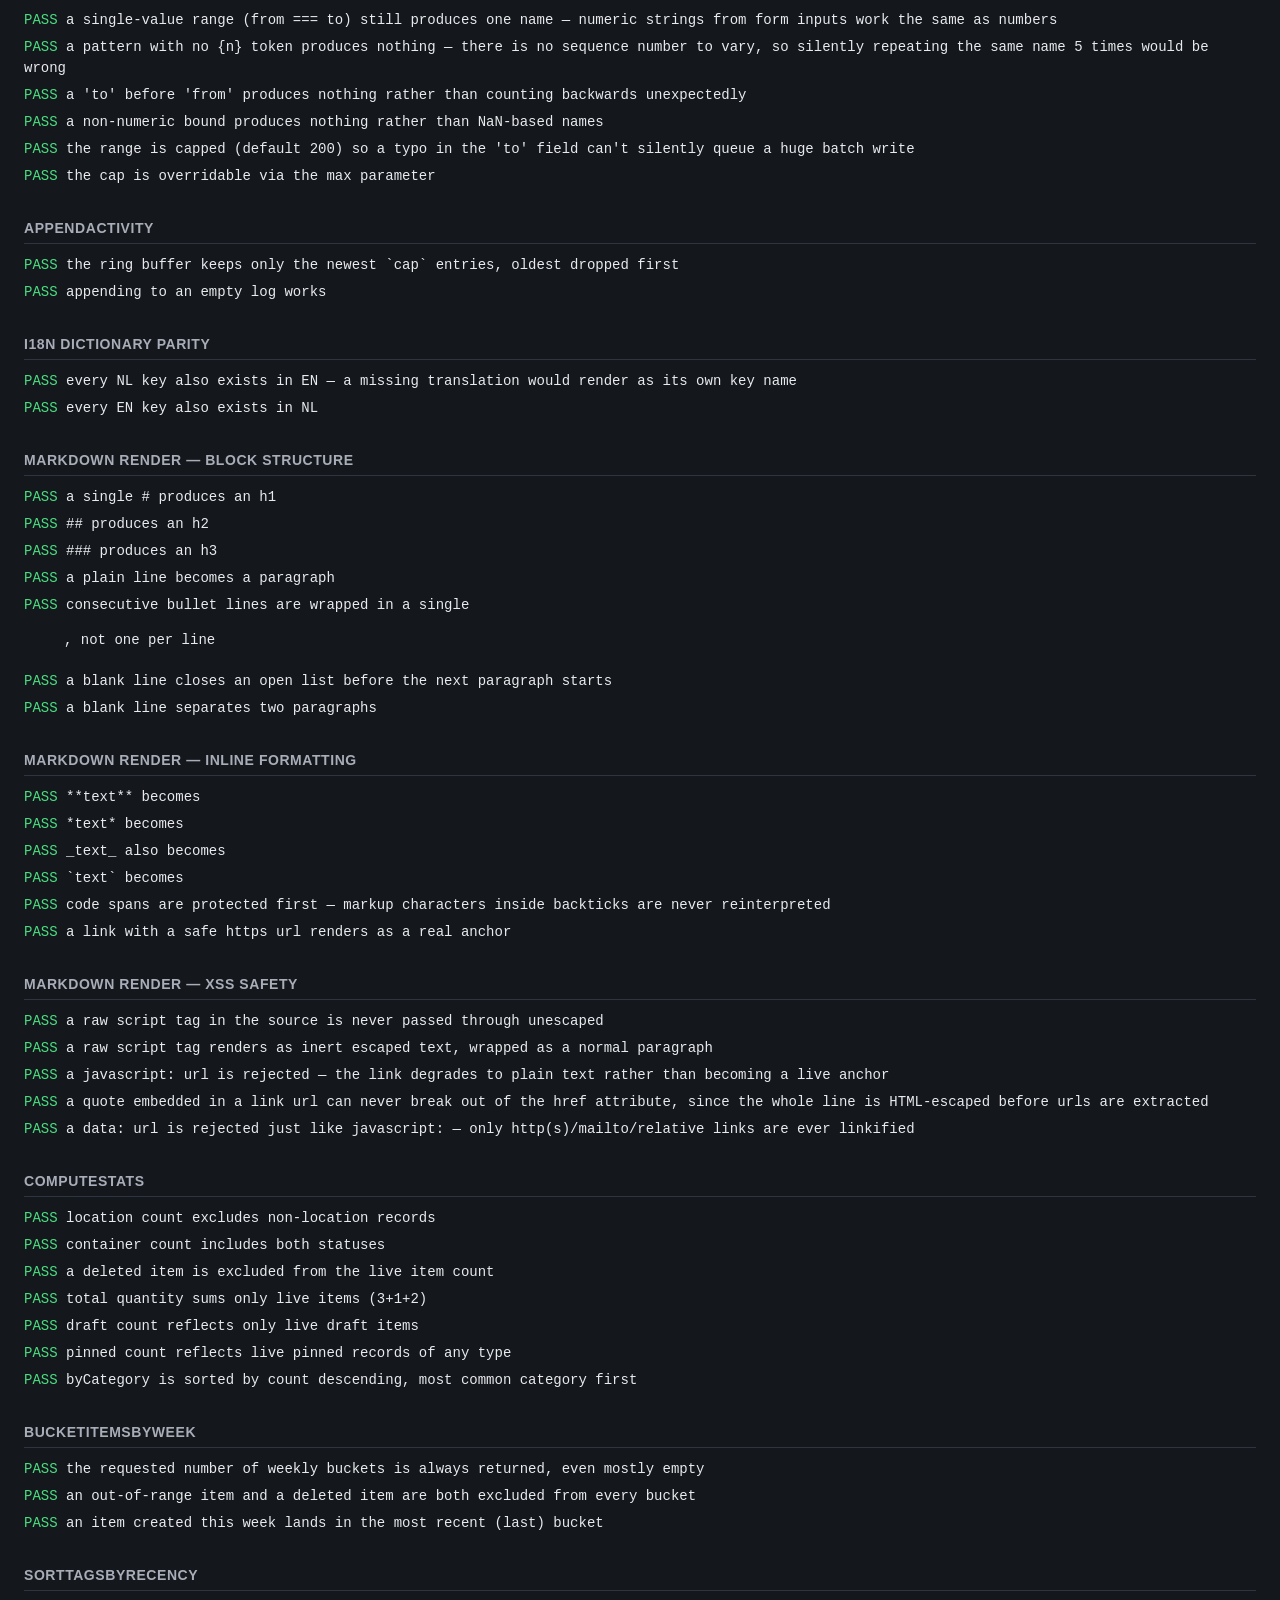
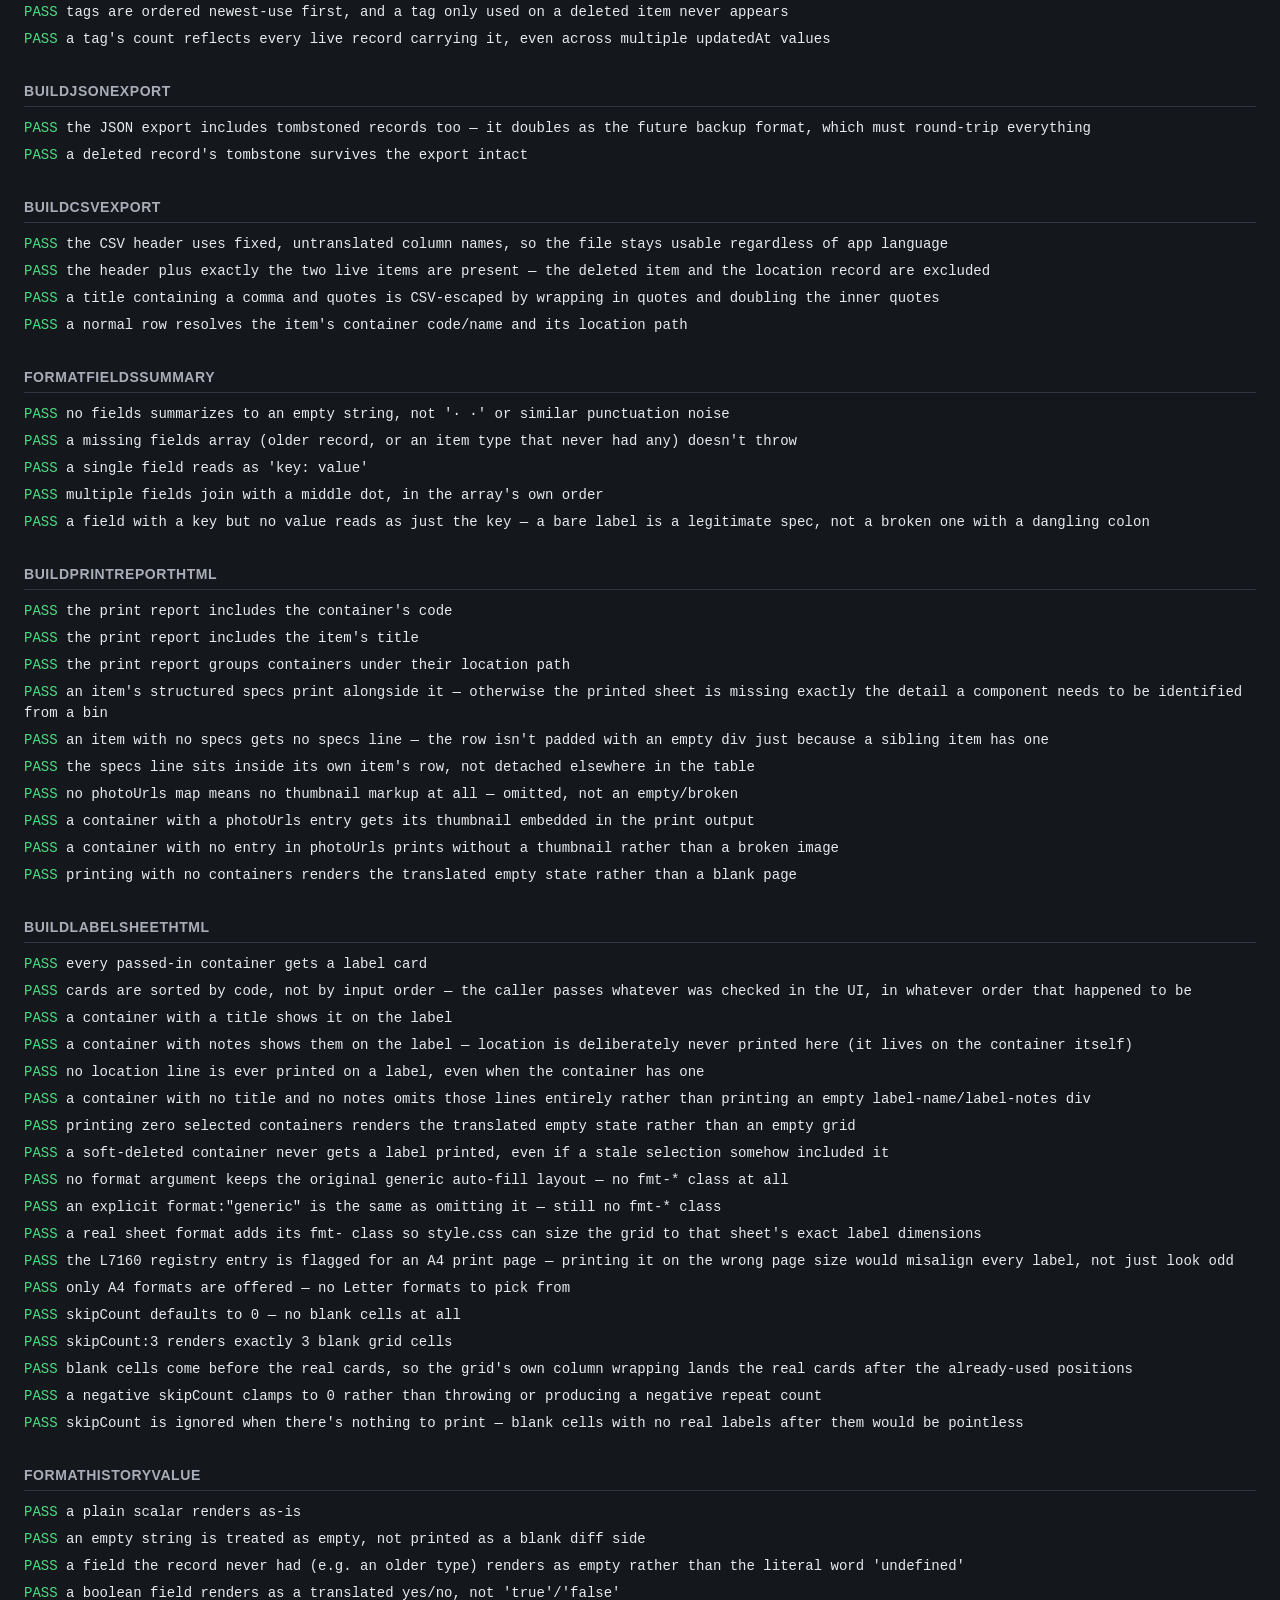
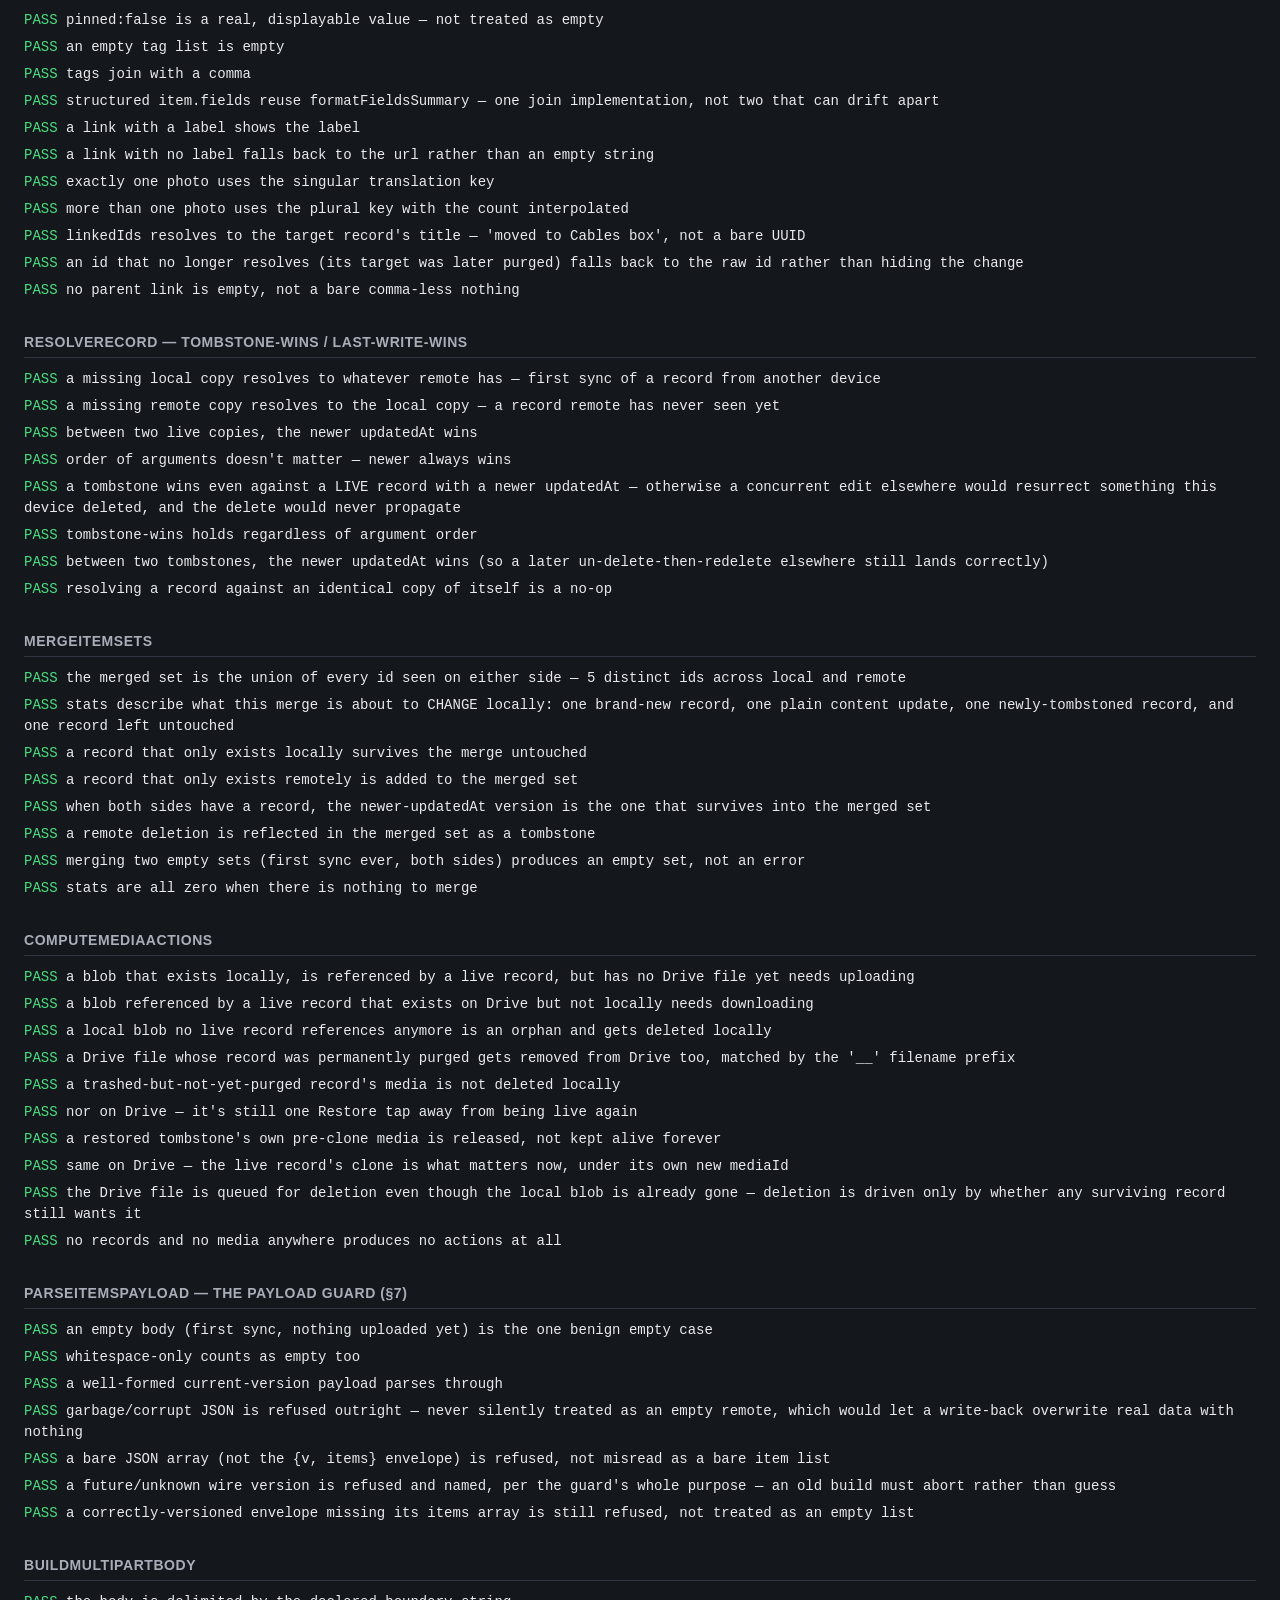
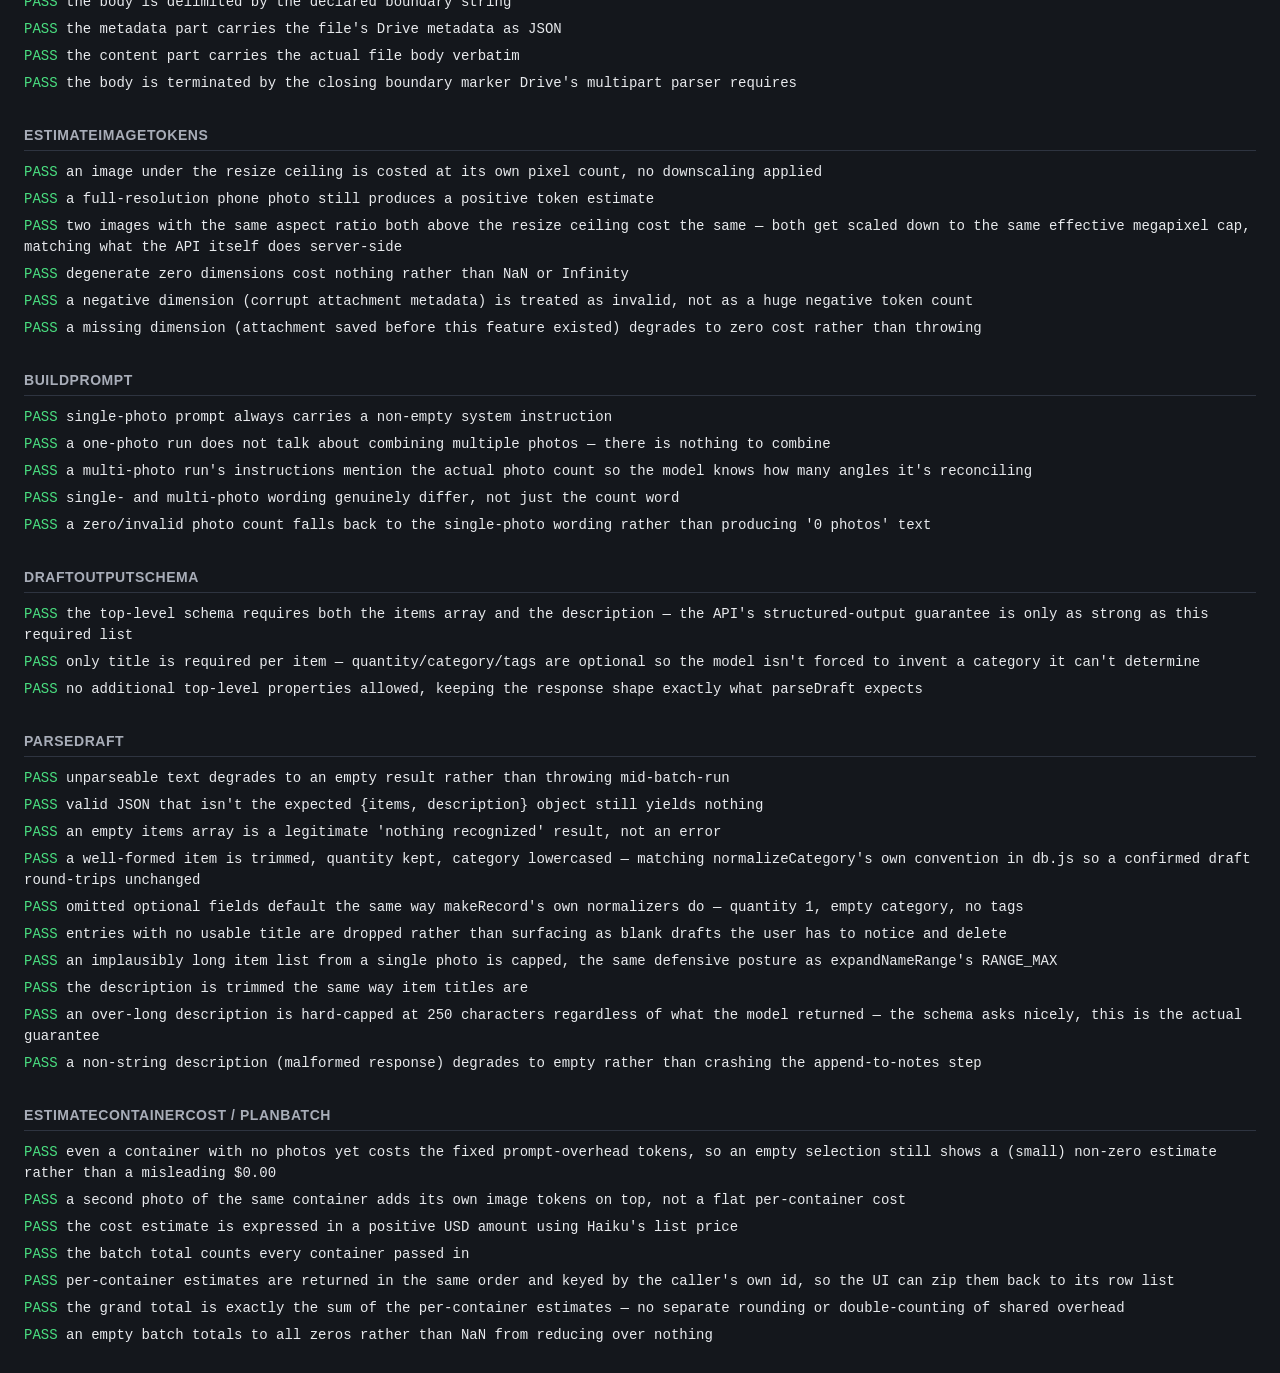
<file: tests.html>
<!doctype html>
<html lang="en">
<head>
<meta charset="utf-8" />
<title>Inventory — tests</title>
<style>
  body { font: 14px/1.5 ui-monospace, "SF Mono", Menlo, monospace; background: #14171c; color: #e8eaed; margin: 0; padding: 24px; }
  h1 { font-family: -apple-system, sans-serif; font-size: 20px; margin: 0 0 4px; }
  h2 { font-family: -apple-system, sans-serif; font-size: 14px; text-transform: uppercase; letter-spacing: 0.04em; color: #a8adb8; margin: 28px 0 8px; border-bottom: 1px solid #2e3440; padding-bottom: 4px; }
  #summary { position: sticky; top: 0; background: #1b1f26; border: 1px solid #2e3440; border-radius: 8px; padding: 10px 14px; margin-bottom: 16px; font-size: 15px; }
  #summary.all-pass { border-color: #4ade80; }
  #summary.has-fail { border-color: #f87171; }
  .row { padding: 3px 0; white-space: pre-wrap; word-break: break-word; }
  .pass { color: #4ade80; }
  .fail { color: #f87171; font-weight: 600; }
  .detail { color: #6b7280; margin-left: 20px; }
</style>
</head>
<body>
<h1>Inventory — unit tests</h1>
<div id="summary">Running…</div>
<div id="results"></div>

<script type="module">
import * as db from "./db.js";
import { dictionaryKeys } from "./i18n.js";
import { render } from "./markdown.js";
import * as report from "./report.js";
import { formatFieldsSummary, formatHistoryValue } from "./report.js";
import * as merge from "./merge.js";
import { parseItemsPayload, buildMultipartBody } from "./sync.js";
import * as aiplan from "./aiplan.js";

const results = document.getElementById("results");
let pass = 0;
let fail = 0;
let currentSection = null;

function section(name) {
  currentSection = name;
  const h = document.createElement("h2");
  h.textContent = name;
  results.appendChild(h);
}

function stableStringify(v) {
  return JSON.stringify(v, (_, val) => {
    if (val && typeof val === "object" && !Array.isArray(val)) {
      return Object.keys(val)
        .sort()
        .reduce((acc, k) => ((acc[k] = val[k]), acc), {});
    }
    return val;
  });
}

/** assertEqual(actual, expected, label) — deep-compares actual vs expected
 * (key order ignored for objects) and renders a PASS/FAIL row. `label`
 * should say *why* this must hold, not just what is being checked. */
function assertEqual(actual, expected, label) {
  const ok = stableStringify(actual) === stableStringify(expected);
  const row = document.createElement("div");
  row.className = "row";
  if (ok) {
    pass++;
    row.innerHTML = `<span class="pass">PASS</span> ${label}`;
  } else {
    fail++;
    row.innerHTML =
      `<span class="fail">FAIL</span> ${label}\n` +
      `<span class="detail">expected: ${stableStringify(expected)}\n         actual: ${stableStringify(actual)}</span>`;
  }
  results.appendChild(row);
}

function assertTrue(actual, label) {
  assertEqual(!!actual, true, label);
}

function finish() {
  const summary = document.getElementById("summary");
  summary.textContent = `${pass + fail} assertions — ${pass} passed, ${fail} failed`;
  summary.className = fail === 0 ? "all-pass" : "has-fail";
}

// ══════════════════════════════════════════════════════════════════════
// normalisers — malformed and retired-value paths, not just the happy path
// ══════════════════════════════════════════════════════════════════════

section("normalizeType / normalizeKind");
assertEqual(db.normalizeType("container"), "container", "a valid type passes through unchanged");
assertEqual(db.normalizeType("location"), "location", "a valid type passes through unchanged");
assertEqual(db.normalizeType("gadget"), "item", "an unknown type falls back to item, the most general bucket — never throws");
assertEqual(db.normalizeType(undefined), "item", "a missing type falls back to item rather than crashing hydration");
assertEqual(db.normalizeKind("record"), "record", "record passes through");
assertEqual(db.normalizeKind("event"), "event", "the event axis is normalized correctly even though this app never creates one");
assertEqual(db.normalizeKind(undefined), "record", "a missing kind normalizes to record — rows written before the axis existed must read as records");

section("normalizeTitle / normalizeComment / normalizeCategory");
assertEqual(db.normalizeTitle("  Resistor kit  ", 100), "Resistor kit", "titles are trimmed");
assertEqual(db.normalizeTitle("x".repeat(150), 100), "x".repeat(100), "a title longer than the cap is truncated, not rejected");
assertEqual(db.normalizeTitle(42, 100), "", "a non-string title normalizes to empty rather than throwing");
assertEqual(db.normalizeComment("  notes  "), "notes", "comments are trimmed");
assertEqual(db.normalizeCategory("  Displays  "), "displays", "categories are lowercased so 'Displays' and 'displays' are the same filter value");

section("normalizeQuantity");
assertEqual(db.normalizeQuantity(5), 5, "a valid positive integer passes through");
assertEqual(db.normalizeQuantity(0), 1, "zero is not a valid quantity — falls back to 1");
assertEqual(db.normalizeQuantity(-3), 1, "a negative quantity falls back to 1");
assertEqual(db.normalizeQuantity("7"), 7, "a numeric string parses");
assertEqual(db.normalizeQuantity("abc"), 1, "a non-numeric string falls back to 1, not NaN");
assertEqual(db.normalizeQuantity(3.9), 3, "a fractional quantity truncates rather than rounding — a count is always whole");

section("normalizeCode / normalizeStatus / normalizeItemState / normalizeSource");
assertEqual(db.normalizeCode("box-001"), "BOX-001", "codes are uppercased");
assertEqual(db.normalizeCode(" box 001! "), "BOX001", "spaces and punctuation outside A-Z0-9_- are stripped, not rejected");
assertEqual(db.normalizeCode("x".repeat(50)), "X".repeat(32), "codes are capped at 32 characters");
assertEqual(db.normalizeStatus("drafted"), "drafted", "a valid status passes through");
assertEqual(db.normalizeStatus("archived"), "captured", "a retired/unknown status resolves to the safe starting value, captured");
assertEqual(db.normalizeItemState("draft"), "draft", "a valid item state passes through");
assertEqual(db.normalizeItemState("pending"), "confirmed", "an unknown item state falls back to confirmed, not a half-drafted state");
assertEqual(db.normalizeSource("ai"), "ai", "a valid source passes through");
assertEqual(db.normalizeSource("import"), "manual", "an unrecognised source falls back to manual");

section("normalizeTags");
assertEqual(db.normalizeTags(["Cable", "cable", "  Power  "]), ["cable", "power"], "tags are lowercased and deduplicated case-insensitively");
assertEqual(db.normalizeTags(["", "  ", "ok"]), ["ok"], "blank tags are dropped");
assertEqual(db.normalizeTags(Array.from({ length: 30 }, (_, i) => `t${i}`)).length, 20, "the tag list is capped at 20 so one wild import can't blow up every row");
assertEqual(db.normalizeTags("not-an-array"), [], "a non-array value normalizes to an empty list rather than throwing");

section("normalizeLinkedIds");
assertEqual(db.normalizeLinkedIds(["a", "b", "a"]), ["a", "b"], "linkedIds are deduplicated");
assertEqual(db.normalizeLinkedIds(["a", "", 5, null]), ["a"], "non-string / empty entries are dropped");

section("normalizeFields (structured key/value fields)");
{
  const result = db.normalizeFields([{ key: " Part# ", value: " MCP2515 " }]);
  assertEqual({ key: result[0].key, value: result[0].value }, { key: "Part#", value: "MCP2515" }, "key and value are trimmed");
  assertTrue(!!result[0].id, "an id is assigned when missing");
}
assertEqual(db.normalizeFields([{ key: "", value: "x" }]), [], "an entry with no key is dropped — a value with nothing labelling it can't be searched");
{
  const result = db.normalizeFields([{ key: "k", value: "v" }, "garbage", null]);
  assertEqual(result.length, 1, "non-object entries in the array are skipped, not thrown on");
  assertEqual({ key: result[0].key, value: result[0].value }, { key: "k", value: "v" }, "the one well-formed entry survives");
}
assertEqual(db.normalizeFields(Array.from({ length: 60 }, (_, i) => ({ key: `k${i}`, value: "v" }))).length, 40, "fields are capped at 40 per record");
assertEqual(db.normalizeFields([{ key: "k", value: "x".repeat(600) }])[0].value.length, 500, "a field value is capped at 500 characters");

section("normalizeLinks");
assertEqual(db.normalizeLinks([{ label: "Datasheet", url: "https://example.com/ds.pdf" }])[0].url, "https://example.com/ds.pdf", "a well-formed link keeps its url");
assertEqual(db.normalizeLinks([{ label: "bad", url: "" }]), [], "a link with no url is dropped — a link exists to be opened");
assertEqual(db.normalizeLinks([{ url: "https://x.test" }])[0].label, "", "a missing label defaults to empty rather than throwing");

section("normalizeAttachments");
assertEqual(db.normalizeAttachments([{ mediaId: "m1", filename: "a.jpg" }])[0].mediaId, "m1", "a well-formed attachment keeps its mediaId");
assertEqual(db.normalizeAttachments([{ filename: "no-media-id.jpg" }]), [], "an attachment with no mediaId is dropped — it would point at nothing in the media store");
assertEqual(db.normalizeAttachments([{ mediaId: "m1" }])[0].size, 0, "a missing size defaults to 0, not undefined");

section("normalizeUrl / stripTrackingParams");
assertEqual(
  db.stripTrackingParams("https://example.com/x?utm_source=ig&id=42&fbclid=abc"),
  "https://example.com/x?id=42",
  "known tracking params are stripped; the params that actually identify the resource survive",
);
assertEqual(db.stripTrackingParams("https://example.com/x?id=42"), "https://example.com/x?id=42", "a url with nothing to strip round-trips unchanged");
assertEqual(db.stripTrackingParams("not a url at all"), "not a url at all", "an unparsable string is returned trimmed as-is, never thrown on — a bad paste shouldn't crash the save");
assertEqual(db.stripTrackingParams(""), "", "an empty url normalizes to empty");
assertEqual(db.stripTrackingParams(42), "", "a non-string input normalizes to empty rather than throwing");

section("normalizeSearchText / buildHaystack");
assertEqual(db.normalizeSearchText("Weerstand ëën"), "weerstand een", "diacritics are stripped and case is folded, so a plain-ASCII search still finds accented Dutch text");
assertEqual(db.normalizeSearchText("  MCP2515   module "), "mcp2515 module", "whitespace is collapsed and trimmed");
{
  const container = db.hydrateRecord({ type: "container", code: "box-011", title: "CAN bus kit" });
  assertTrue(db.buildHaystack(container).includes("box-011"), "a container's haystack includes its code, lowercased, so 'BOX-011' is findable by typing 'box'");
}
{
  const item = db.hydrateRecord({ type: "item", title: "MCP2515 module", category: "microcontrollers", fields: [{ key: "part", value: "MCP2515-I/P" }] });
  assertTrue(db.buildHaystack(item).includes("mcp2515-i/p"), "an item's haystack includes structured field values — a part number exists to be found");
  assertTrue(db.buildHaystack(item).includes("microcontrollers"), "an item's haystack includes its category");
}
{
  const location = db.hydrateRecord({ type: "location", room: "Bureau Chris", storage: "Hoog Rek Links", section: "Plank 3" });
  assertTrue(db.buildHaystack(location).includes("hoog rek links"), "a location's haystack includes room/storage/section, since that hierarchy IS the searchable content");
}

// ══════════════════════════════════════════════════════════════════════
// hydrateRecord — the read-time migration safety net
// ══════════════════════════════════════════════════════════════════════

section("hydrateRecord");
{
  const r = db.hydrateRecord({});
  assertTrue(!!r.id, "an empty raw record still gets a valid id — hydration never produces an unusable row");
  assertEqual(r.type, "item", "an empty raw record defaults to type item");
  assertEqual(r.deletedAt, null, "deletedAt defaults to null, never a stray string");
  assertEqual(r.tags, [], "tags default to an empty array, never undefined — callers never need a ?? guard");
  assertEqual(r.linkedIds, [], "linkedIds default to an empty array");
  assertEqual(r.fields, [], "fields default to an empty array");
}
{
  const r = db.hydrateRecord({ createdAt: "2026-01-01T00:00:00.000Z" });
  assertEqual(r.updatedAt, r.createdAt, "when updatedAt is missing, it falls back to createdAt — NEVER to now() — or every device would believe it holds the newest copy of everything");
}
{
  const r = db.hydrateRecord(null);
  assertTrue(!!r.id, "hydrateRecord(null) does not throw — it returns a fully-defaulted record");
}
{
  const r = db.hydrateRecord({ type: "container", code: "box-1", status: "retired-value", quantity: -5 });
  assertEqual(r.code, "BOX-1", "a container's code is normalized on hydration");
  assertEqual(r.status, "captured", "a retired status value resolves to the current default rather than falling through to undefined");
  assertTrue(!("quantity" in r), "a container record carries no item-only fields");
}
{
  const r = db.hydrateRecord({ type: "item", quantity: "12", category: "  Cables  ", state: "draft", source: "ai" });
  assertEqual(r.quantity, 12, "an item's quantity is normalized on hydration");
  assertEqual(r.category, "cables", "an item's category is normalized on hydration");
  assertEqual(r.state, "draft", "a valid item state survives hydration");
}
{
  const r = db.hydrateRecord({ type: "location", room: "  Office  ", storage: "", section: "" });
  assertEqual(r.room, "Office", "a location's room is trimmed on hydration");
  assertEqual(r.storage, "", "an empty optional location level stays empty, not null — 26 of the real shelf map's locations have no storage/section level");
}

section("makeRecord");
{
  const r1 = db.makeRecord({ type: "container", code: "box-2" });
  assertEqual(r1.createdAt, r1.updatedAt, "a freshly made record has createdAt === updatedAt");
  assertEqual(r1.code, "BOX-2", "makeRecord runs fields through the same normalization as hydrateRecord — one source of truth for a valid record");
  const r2 = db.makeRecord({ type: "container", code: "box-2" });
  assertTrue(r1.id !== r2.id, "two records made separately never share an id");
}

section("purgeContentFields");
{
  const location = { id: "l1", type: "location", title: "Shelf 1", room: "Office", storage: "Cupboard", section: "Left", comment: "note", tags: ["a"], pinned: true, linkedIds: ["x"], fields: [{ id: "1", key: "k", value: "v" }], links: [{ id: "1", url: "https://x" }], attachments: [{ mediaId: "m1" }], deletedAt: null };
  const wiped = db.purgeContentFields(location);
  assertEqual(wiped.title, "", "title is cleared");
  assertEqual(wiped.room, "", "location-only fields (room/storage/section) are cleared for a location record");
  assertEqual(wiped.storage, "");
  assertEqual(wiped.section, "");
  assertEqual(wiped.attachments, [], "attachments are cleared — purging must not leave a dangling reference to a deleted media blob");
  assertEqual(wiped.id, "l1", "the envelope (id) survives — a purge is a tombstone, not a removal");
  assertEqual(wiped.deletedAt, null, "purgeContentFields never touches deletedAt/purgedAt itself — callers set those, since Trash and a full wipe set them differently");
}
{
  const container = { id: "c1", type: "container", title: "t", code: "BOX-001", tags: [], pinned: false, linkedIds: [], fields: [], links: [], attachments: [] };
  assertEqual(db.purgeContentFields(container).code, "", "a container's code is cleared too — otherwise a purged container could still collide with a freshly created one reusing the same code");
}
{
  const item = { id: "i1", type: "item", title: "t", category: "tools", tags: [], pinned: false, linkedIds: [], fields: [], links: [], attachments: [] };
  assertEqual(db.purgeContentFields(item).category, "", "an item's category is cleared");
}

// ══════════════════════════════════════════════════════════════════════
// query engine
// ══════════════════════════════════════════════════════════════════════

section("makeComparator");
{
  const rows = [{ title: "BOX-2" }, { title: "BOX-10" }, { title: "BOX-1" }];
  const sorted = [...rows].sort(db.makeComparator("title", "asc"));
  assertEqual(
    sorted.map((r) => r.title),
    ["BOX-1", "BOX-2", "BOX-10"],
    "sorting is natural/numeric-aware — BOX-10 sorts after BOX-2, not between BOX-1 and BOX-2 as a plain string sort would",
  );
}
{
  const rows = [{ title: "b", pinned: false }, { title: "a", pinned: true }];
  const sorted = [...rows].sort(db.makeComparator("title", "asc", true));
  assertEqual(sorted.map((r) => r.title), ["a", "b"], "pinnedFirst puts a pinned record ahead of an alphabetically-earlier one");
}

section("queryItemSet");
{
  const items = [
    db.hydrateRecord({ id: "loc-1", type: "location", room: "Office", storage: "Cupboard" }),
    db.hydrateRecord({ id: "c-1", type: "container", code: "BOX-001", title: "Cables", linkedIds: ["loc-1"] }),
    db.hydrateRecord({ id: "c-2", type: "container", code: "BOX-002", title: "Sensors", linkedIds: [] }),
    db.hydrateRecord({ id: "i-1", type: "item", title: "USB cable", category: "cables", linkedIds: ["c-1"], tags: ["usb"] }),
    db.hydrateRecord({ id: "i-2", type: "item", title: "PIR sensor", category: "sensors", state: "draft", linkedIds: ["c-2"] }),
    { ...db.hydrateRecord({ id: "i-3", type: "item", title: "Deleted thing", linkedIds: ["c-2"] }), deletedAt: "2026-01-01T00:00:00.000Z" },
  ];

  assertEqual(db.queryItemSet(items, {}).total, 5, "a deleted record is excluded from the default query — trash is opt-in, not opt-out");
  assertEqual(db.queryItemSet(items, { onlyDeleted: true }).total, 1, "onlyDeleted returns exactly the tombstoned record");
  assertEqual(db.queryItemSet(items, { type: "item" }).total, 2, "filtering by type returns only that type");
  assertEqual(
    db.queryItemSet(items, { linkedId: "c-2" }).results.map((r) => r.id).sort(),
    ["i-2"],
    "linkedId filters to records that reference that id — 'items in this container'",
  );
  assertEqual(db.queryItemSet(items, { category: "Cables" }).total, 1, "category filtering is case-insensitive");
  assertEqual(db.queryItemSet(items, { itemState: "draft" }).total, 1, "itemState filters items by draft/confirmed");
  assertEqual(db.queryItemSet(items, { tags: ["usb"] }).total, 1, "tag filtering matches records carrying any of the given tags");
  assertEqual(db.queryItemSet(items, { search: "sensor" }).total, 2, "a text search matches both the sensor container and the sensor item");
  assertEqual(db.queryItemSet(items, { search: "cupboard" }).total, 1, "a text search reaches into a location's storage field");

  const paged = db.queryItemSet(items, { sortBy: "title", sortDir: "asc", offset: 1, limit: 2 });
  assertEqual(paged.results.length, 2, "limit caps the page size");
  assertEqual(paged.total, 5, "total reflects the full filtered set, not just the current page");
  assertTrue(paged.hasMore, "hasMore is true when offset + limit < total");
  const lastPage = db.queryItemSet(items, { sortBy: "title", sortDir: "asc", offset: 4, limit: 2 });
  assertTrue(!lastPage.hasMore, "hasMore is false once the page reaches the end of the filtered set");
}

// ══════════════════════════════════════════════════════════════════════
// revision history — diff / restore / key ranges
// ══════════════════════════════════════════════════════════════════════

section("diffRecords / applyVersion");
{
  const a = db.hydrateRecord({ id: "x", type: "item", title: "Old name", quantity: 2, updatedAt: "2026-01-01T00:00:00.000Z" });
  const b = db.hydrateRecord({ id: "x", type: "item", title: "New name", quantity: 2, updatedAt: "2026-02-01T00:00:00.000Z" });
  const diff = db.diffRecords(a, b);
  assertTrue("title" in diff, "a changed diffable field appears in the diff");
  assertTrue(!("quantity" in diff), "an unchanged field never appears in the diff");
  assertTrue(!("updatedAt" in diff), "envelope timestamps are never diffed — they are bookkeeping, not content");

  const restored = db.applyVersion(b, a);
  assertEqual(restored.title, "Old name", "applyVersion restores the diffable field from the snapshot");
  assertEqual(restored.id, "x", "applyVersion never changes the id — restoring is an edit under the same identity, not a new record");
  assertEqual(restored.updatedAt, b.updatedAt, "applyVersion leaves updatedAt untouched — the caller's normal write path bumps it");
}
{
  const same = db.hydrateRecord({ id: "y", type: "item", title: "Same" });
  assertEqual(db.diffRecords(same, same), {}, "diffing a record against itself produces an empty diff");
}

section("versionKey / versionKeyRange");
assertEqual(db.versionKey("abc", 0), "abc#000000", "sequence numbers are zero-padded so lexicographic order matches chronological order");
assertEqual(db.versionKey("abc", 12), "abc#000012", "padding is stable across sequence numbers");
{
  const range = db.versionKeyRange("abc");
  assertTrue(range.includes("abc#000000"), "a version key for this record falls inside its own range");
  assertTrue(!range.includes("abc1#000000"), "a different record whose id happens to share this one as a prefix is excluded — the '#' separator sorts before every key character");
}

section("locationPath / nextCode");
assertEqual(db.locationPath({ room: "Office", storage: "Cupboard", section: "", title: "Shelf 1" }), "Office › Cupboard › Shelf 1", "blank levels are skipped, not rendered as empty segments");
assertEqual(db.locationPath(null), "", "a missing location renders as an empty string, not a crash — a container can point at a deleted location");
assertEqual(db.nextCode([], "BOX"), "BOX-0001", "the first code for a prefix starts at 0001");
assertEqual(db.nextCode(["BOX-001", "BOX-002", "BOX-010"], "BOX"), "BOX-0011", "the next code continues from the highest existing number, not the count of codes — and parses a shorter-padded existing code just fine");
assertEqual(db.nextCode(["BOX-005", "BAG-002"], "BAG"), "BAG-0003", "codes under a different prefix are ignored");
assertEqual(db.nextCode(["box-9"], "box"), "BOX-0010", "prefix matching is case-insensitive since codes are always normalized uppercase");

section("codeRange");
assertEqual(db.codeRange("BOX", 6, 8), ["BOX-0006", "BOX-0007", "BOX-0008"], "an inclusive range of prefixed, zero-padded codes, same padding as nextCode");
assertEqual(db.codeRange("box", "3", "3"), ["BOX-0003"], "prefix is uppercased and a single-value range (from === to) still produces one code");
assertEqual(db.codeRange("BOX", 9998, 10000), ["BOX-9998", "BOX-9999", "BOX-10000"], "padding is a minimum width, not a cap — a 5-digit number is never truncated");
assertEqual(db.codeRange("BOX", 5, 2), [], "a 'to' before 'from' produces nothing rather than counting backwards unexpectedly");
assertEqual(db.codeRange("BOX", 0, 5), [], "a 'from' below 1 produces nothing — container numbering starts at 1, same as nextCode");
assertEqual(db.codeRange("BOX", "abc", 5), [], "a non-numeric bound produces nothing rather than NaN-based codes");
assertEqual(db.codeRange("BOX", 1, 10000).length, 200, "the range is capped (default 200) so a typo in the 'to' field can't silently queue a huge batch write");
assertEqual(db.codeRange("BOX", 1, 3, 2).length, 2, "the cap is overridable via the max parameter");

section("expandNameRange");
assertEqual(db.expandNameRange("RIJ {n}", 1, 5), ["RIJ 1", "RIJ 2", "RIJ 3", "RIJ 4", "RIJ 5"], "a pattern containing {n} expands over the inclusive from..to range");
assertEqual(db.expandNameRange("RIJ {n}", "3", "3"), ["RIJ 3"], "a single-value range (from === to) still produces one name — numeric strings from form inputs work the same as numbers");
assertEqual(db.expandNameRange("Plank", 1, 5), [], "a pattern with no {n} token produces nothing — there is no sequence number to vary, so silently repeating the same name 5 times would be wrong");
assertEqual(db.expandNameRange("RIJ {n}", 5, 1), [], "a 'to' before 'from' produces nothing rather than counting backwards unexpectedly");
assertEqual(db.expandNameRange("RIJ {n}", "abc", 5), [], "a non-numeric bound produces nothing rather than NaN-based names");
assertEqual(db.expandNameRange("RIJ {n}", 1, 10000).length, 200, "the range is capped (default 200) so a typo in the 'to' field can't silently queue a huge batch write");
assertEqual(db.expandNameRange("RIJ {n}", 1, 3, 2).length, 2, "the cap is overridable via the max parameter");

section("appendActivity");
{
  let log = [];
  for (let i = 0; i < 5; i++) log = db.appendActivity(log, { n: i }, 3);
  assertEqual(log.map((e) => e.n), [2, 3, 4], "the ring buffer keeps only the newest `cap` entries, oldest dropped first");
}
assertEqual(db.appendActivity([], { n: 1 }, 60).length, 1, "appending to an empty log works");

// ══════════════════════════════════════════════════════════════════════
// i18n — key parity between languages (cheap, prevents a raw key rendering)
// ══════════════════════════════════════════════════════════════════════

section("i18n dictionary parity");
{
  const { nl, en } = dictionaryKeys();
  const onlyNl = nl.filter((k) => !en.includes(k));
  const onlyEn = en.filter((k) => !nl.includes(k));
  assertEqual(onlyNl, [], "every NL key also exists in EN — a missing translation would render as its own key name");
  assertEqual(onlyEn, [], "every EN key also exists in NL");
}

// ══════════════════════════════════════════════════════════════════════
// markdown.js — rendering correctness + XSS safety
// ══════════════════════════════════════════════════════════════════════

section("markdown render — block structure");
assertEqual(render("# Heading"), "<h1>Heading</h1>", "a single # produces an h1");
assertEqual(render("## Sub"), "<h2>Sub</h2>", "## produces an h2");
assertEqual(render("### Deep"), "<h3>Deep</h3>", "### produces an h3");
assertEqual(render("Just text"), "<p>Just text</p>", "a plain line becomes a paragraph");
assertEqual(
  render("- one\n- two"),
  "<ul>\n<li>one</li>\n<li>two</li>\n</ul>",
  "consecutive bullet lines are wrapped in a single <ul>, not one per line",
);
assertEqual(
  render("- one\n\ntext after"),
  "<ul>\n<li>one</li>\n</ul>\n<p>text after</p>",
  "a blank line closes an open list before the next paragraph starts",
);
assertEqual(render("para one\n\npara two"), "<p>para one</p>\n<p>para two</p>", "a blank line separates two paragraphs");

section("markdown render — inline formatting");
assertEqual(render("**bold**"), "<p><strong>bold</strong></p>", "**text** becomes <strong>");
assertEqual(render("*italic*"), "<p><em>italic</em></p>", "*text* becomes <em>");
assertEqual(render("_italic_"), "<p><em>italic</em></p>", "_text_ also becomes <em>");
assertEqual(render("`code`"), "<p><code>code</code></p>", "`text` becomes <code>");
assertEqual(
  render("`**not bold**`"),
  "<p><code>**not bold**</code></p>",
  "code spans are protected first — markup characters inside backticks are never reinterpreted",
);
assertEqual(
  render("[Anthropic](https://anthropic.com)"),
  '<p><a href="https://anthropic.com" target="_blank" rel="noreferrer">Anthropic</a></p>',
  "a link with a safe https url renders as a real anchor",
);

section("markdown render — XSS safety");
// NOTE: every literal script tag below is written as "<scr" + "ipt>" — the
// literal characters "<\/script>" anywhere in this file, even inside a JS
// string, terminate the real enclosing <script type="module"> block early
// (the HTML parser doesn't know about JS string boundaries).
const RAW_SCRIPT = "<scr" + "ipt>alert(1)</scr" + "ipt>";
assertTrue(
  !render(RAW_SCRIPT).includes("<scr" + "ipt>"),
  "a raw script tag in the source is never passed through unescaped",
);
assertEqual(
  render(RAW_SCRIPT),
  "<p>&lt;scr" + "ipt&gt;alert(1)&lt;/scr" + "ipt&gt;</p>",
  "a raw script tag renders as inert escaped text, wrapped as a normal paragraph",
);
assertEqual(
  render("[click me](javascript:alert(1))"),
  "<p>click me</p>",
  "a javascript: url is rejected — the link degrades to plain text rather than becoming a live anchor",
);
assertTrue(
  !render('[x](https://evil.test/"onmouseover="alert(1))').includes('"onmouseover="'),
  "a quote embedded in a link url can never break out of the href attribute, since the whole line is HTML-escaped before urls are extracted",
);
assertTrue(
  !render("[x](data:text/html," + RAW_SCRIPT + ")").includes("<a "),
  "a data: url is rejected just like javascript: — only http(s)/mailto/relative links are ever linkified",
);

// ══════════════════════════════════════════════════════════════════════
// report.js — insights + export/print builders
// ══════════════════════════════════════════════════════════════════════

section("computeStats");
{
  const items = [
    { id: "l1", type: "location" },
    { id: "c1", type: "container", status: "confirmed", pinned: true },
    { id: "c2", type: "container", status: "drafted" },
    { id: "i1", type: "item", category: "cables", quantity: 3, state: "confirmed" },
    { id: "i2", type: "item", category: "cables", quantity: 1, state: "draft" },
    { id: "i3", type: "item", category: "sensors", quantity: 2, state: "confirmed" },
    { id: "i4", type: "item", category: "", quantity: 1, state: "confirmed", deletedAt: "2026-01-01T00:00:00.000Z" },
  ];
  const stats = report.computeStats(items);
  assertEqual(stats.locations, 1, "location count excludes non-location records");
  assertEqual(stats.containers.total, 2, "container count includes both statuses");
  assertEqual(stats.items.total, 3, "a deleted item is excluded from the live item count");
  assertEqual(stats.items.totalQuantity, 6, "total quantity sums only live items (3+1+2)");
  assertEqual(stats.items.draftCount, 1, "draft count reflects only live draft items");
  assertEqual(stats.pinned, 1, "pinned count reflects live pinned records of any type");
  assertEqual(
    stats.items.byCategory,
    [{ category: "cables", count: 2 }, { category: "sensors", count: 1 }],
    "byCategory is sorted by count descending, most common category first",
  );
}

section("bucketItemsByWeek");
{
  const today = "2026-03-15T12:00:00.000Z"; // a Sunday, so bucket math is exercised mid-week too
  const items = [
    { type: "item", createdAt: "2026-03-14T00:00:00.000Z" }, // this week
    { type: "item", createdAt: "2026-03-01T00:00:00.000Z" }, // ~2 weeks ago
    { type: "item", createdAt: "2020-01-01T00:00:00.000Z" }, // way out of range
    { type: "item", createdAt: "2026-03-14T00:00:00.000Z", deletedAt: "2026-03-14T00:00:00.000Z" }, // deleted, excluded
  ];
  const buckets = report.bucketItemsByWeek(items, 4, { today });
  assertEqual(buckets.length, 4, "the requested number of weekly buckets is always returned, even mostly empty");
  const total = buckets.reduce((sum, b) => sum + b.count, 0);
  assertEqual(total, 2, "an out-of-range item and a deleted item are both excluded from every bucket");
  assertTrue(buckets[3].count >= 1, "an item created this week lands in the most recent (last) bucket");
}

section("sortTagsByRecency");
{
  const items = [
    { type: "item", tags: ["old"], updatedAt: "2026-01-01T00:00:00.000Z" },
    { type: "item", tags: ["old"], updatedAt: "2026-02-01T00:00:00.000Z" },
    { type: "item", tags: ["new"], updatedAt: "2026-03-01T00:00:00.000Z" },
    { type: "item", tags: ["gone"], updatedAt: "2026-04-01T00:00:00.000Z", deletedAt: "2026-04-02T00:00:00.000Z" },
  ];
  const tags = report.sortTagsByRecency(items);
  assertEqual(tags.map((t) => t.tag), ["new", "old"], "tags are ordered newest-use first, and a tag only used on a deleted item never appears");
  const oldEntry = tags.find((t) => t.tag === "old");
  assertEqual(oldEntry.count, 2, "a tag's count reflects every live record carrying it, even across multiple updatedAt values");
}

section("buildJsonExport");
{
  const items = [
    { id: "a", type: "item", title: "Live" },
    { id: "b", type: "item", title: "Gone", deletedAt: "2026-01-01T00:00:00.000Z" },
  ];
  const parsed = JSON.parse(report.buildJsonExport(items));
  assertEqual(parsed.length, 2, "the JSON export includes tombstoned records too — it doubles as the future backup format, which must round-trip everything");
  assertTrue(parsed.some((r) => r.id === "b" && r.deletedAt), "a deleted record's tombstone survives the export intact");
}

section("buildCsvExport");
{
  const locations = [{ id: "l1", type: "location", room: "Office", storage: "", section: "", title: "" }];
  const containers = [{ id: "c1", type: "container", code: "BOX-001", title: "Cables box", linkedIds: ["l1"] }];
  const items = [
    { id: "i1", type: "item", title: "USB cable", quantity: 3, category: "cables", state: "confirmed", updatedAt: "2026-01-01T00:00:00.000Z", linkedIds: ["c1"], links: [] },
    { id: "i2", type: "item", title: 'Weird, "quoted"', quantity: 1, category: "", state: "draft", updatedAt: "2026-01-01T00:00:00.000Z", linkedIds: ["c1"], links: [] },
    { id: "i3", type: "item", title: "Deleted item", quantity: 1, category: "", state: "confirmed", updatedAt: "2026-01-01T00:00:00.000Z", linkedIds: ["c1"], links: [], deletedAt: "2026-01-02T00:00:00.000Z" },
    { id: "l1", type: "location" },
  ];
  const csv = report.buildCsvExport(items, containers, locations);
  const rows = csv.split("\n");
  assertEqual(rows[0], "container,container_name,location,description,quantity,category,link,state,updated_at", "the CSV header uses fixed, untranslated column names, so the file stays usable regardless of app language");
  assertEqual(rows.length, 3, "the header plus exactly the two live items are present — the deleted item and the location record are excluded");
  assertTrue(rows[2].includes('"Weird, ""quoted"""'), "a title containing a comma and quotes is CSV-escaped by wrapping in quotes and doubling the inner quotes");
  assertTrue(rows[1].startsWith("BOX-001,Cables box,Office,USB cable,3,cables,,confirmed,"), "a normal row resolves the item's container code/name and its location path");
}

section("formatFieldsSummary");
assertEqual(formatFieldsSummary([]), "", "no fields summarizes to an empty string, not '· ·' or similar punctuation noise");
assertEqual(formatFieldsSummary(undefined), "", "a missing fields array (older record, or an item type that never had any) doesn't throw");
assertEqual(formatFieldsSummary([{ id: "f1", key: "Tolerance", value: "5%" }]), "Tolerance: 5%", "a single field reads as 'key: value'");
assertEqual(
  formatFieldsSummary([
    { id: "f1", key: "Tolerance", value: "5%" },
    { id: "f2", key: "Power", value: "0.25W" },
  ]),
  "Tolerance: 5% · Power: 0.25W",
  "multiple fields join with a middle dot, in the array's own order",
);
assertEqual(formatFieldsSummary([{ id: "f1", key: "SMD", value: "" }]), "SMD", "a field with a key but no value reads as just the key — a bare label is a legitimate spec, not a broken one with a dangling colon");

section("buildPrintReportHtml");
{
  const t = (key, vars) => (vars ? `${key}(${JSON.stringify(vars)})` : key); // stub translator, per BLUEPRINT.md §4
  const locations = [{ id: "l1", type: "location", room: "Office", storage: "", section: "", title: "" }];
  const containers = [{ id: "c1", type: "container", code: "BOX-001", title: "Cables box", linkedIds: ["l1"] }];
  const items = [
    { id: "i1", type: "item", title: "USB cable", quantity: 2, category: "cables", linkedIds: ["c1"] },
    { id: "i2", type: "item", title: "Resistor", quantity: 10, category: "resistors", linkedIds: ["c1"], fields: [{ id: "f1", key: "Tolerance", value: "5%" }] },
  ];
  const html = report.buildPrintReportHtml({ containers, items, locations, includeNotes: false, t });
  assertTrue(html.includes("BOX-001"), "the print report includes the container's code");
  assertTrue(html.includes("USB cable"), "the print report includes the item's title");
  assertTrue(html.includes("Office"), "the print report groups containers under their location path");
  assertTrue(html.includes("Tolerance: 5%"), "an item's structured specs print alongside it — otherwise the printed sheet is missing exactly the detail a component needs to be identified from a bin");
  const rows = html.split("<tr>");
  const usbCableRow = rows.find((r) => r.includes("USB cable"));
  const resistorRow = rows.find((r) => r.includes("Resistor"));
  assertTrue(!usbCableRow.includes("print-item-fields"), "an item with no specs gets no specs line — the row isn't padded with an empty div just because a sibling item has one");
  assertTrue(resistorRow.includes("Tolerance: 5%"), "the specs line sits inside its own item's row, not detached elsewhere in the table");
  assertTrue(!html.includes("print-container-thumb"), "no photoUrls map means no thumbnail markup at all — omitted, not an empty/broken <img>");
}
{
  const t = (key) => key;
  const locations = [{ id: "l1", type: "location", room: "Office", linkedIds: [] }];
  const containers = [
    { id: "c1", type: "container", code: "BOX-001", title: "Cables box", linkedIds: ["l1"] },
    { id: "c2", type: "container", code: "BOX-002", title: "No photo box", linkedIds: ["l1"] },
  ];
  const photoUrls = new Map([["c1", "blob:fake-url"]]);
  const html = report.buildPrintReportHtml({ containers, items: [], locations, includeNotes: false, t, photoUrls });
  const sections = html.split("print-container-head");
  const box1 = sections.find((s) => s.includes("BOX-001"));
  const box2 = sections.find((s) => s.includes("BOX-002"));
  assertTrue(box1.includes('src="blob:fake-url"'), "a container with a photoUrls entry gets its thumbnail embedded in the print output");
  assertTrue(!box2.includes("print-container-thumb"), "a container with no entry in photoUrls prints without a thumbnail rather than a broken image");
}
{
  const t = (key) => key;
  const html = report.buildPrintReportHtml({ containers: [], items: [], locations: [], includeNotes: false, t });
  assertTrue(html.includes("report.print.empty"), "printing with no containers renders the translated empty state rather than a blank page");
}

section("buildLabelSheetHtml");
{
  const t = (key) => key;
  const containers = [
    { id: "c1", type: "container", code: "BOX-002", title: "Cables", comment: "Fragile — keep dry", linkedIds: ["l1"] },
    { id: "c2", type: "container", code: "BOX-001", title: "", comment: "", linkedIds: [] },
  ];
  const html = report.buildLabelSheetHtml({ containers, t });
  assertTrue(html.includes("BOX-001") && html.includes("BOX-002"), "every passed-in container gets a label card");
  assertTrue(html.indexOf("BOX-001") < html.indexOf("BOX-002"), "cards are sorted by code, not by input order — the caller passes whatever was checked in the UI, in whatever order that happened to be");
  assertTrue(html.includes("Cables"), "a container with a title shows it on the label");
  assertTrue(html.includes("Fragile — keep dry"), "a container with notes shows them on the label — location is deliberately never printed here (it lives on the container itself)");
  assertTrue(!html.includes("label-path"), "no location line is ever printed on a label, even when the container has one");
  const box001Card = html.slice(html.indexOf("BOX-001"), html.indexOf("BOX-002"));
  assertTrue(!box001Card.includes("label-name") && !box001Card.includes("label-notes"), "a container with no title and no notes omits those lines entirely rather than printing an empty label-name/label-notes div");
}
{
  const t = (key) => key;
  const html = report.buildLabelSheetHtml({ containers: [], t });
  assertTrue(html.includes("report.print.empty"), "printing zero selected containers renders the translated empty state rather than an empty grid");
}
{
  const t = (key) => key;
  const deleted = [{ id: "c1", type: "container", code: "GONE-001", deletedAt: "2026-01-01T00:00:00.000Z", linkedIds: [] }];
  const html = report.buildLabelSheetHtml({ containers: deleted, t });
  assertTrue(!html.includes("GONE-001"), "a soft-deleted container never gets a label printed, even if a stale selection somehow included it");
}
{
  const t = (key) => key;
  const containers = [{ id: "c1", type: "container", code: "BOX-001", linkedIds: [] }];
  const defaultHtml = report.buildLabelSheetHtml({ containers, t });
  assertTrue(!defaultHtml.includes("fmt-"), "no format argument keeps the original generic auto-fill layout — no fmt-* class at all");
  const genericHtml = report.buildLabelSheetHtml({ containers, t, format: "generic" });
  assertTrue(!genericHtml.includes("fmt-"), "an explicit format:\"generic\" is the same as omitting it — still no fmt-* class");
  const l7160Html = report.buildLabelSheetHtml({ containers, t, format: "l7160" });
  assertTrue(l7160Html.includes('class="label-sheet fmt-l7160"'), "a real sheet format adds its fmt-<id> class so style.css can size the grid to that sheet's exact label dimensions");
  assertEqual(report.LABEL_FORMATS.find((f) => f.id === "l7160").page, "a4", "the L7160 registry entry is flagged for an A4 print page — printing it on the wrong page size would misalign every label, not just look odd");
  assertEqual(report.LABEL_FORMATS.map((f) => f.id), ["generic", "l7160", "l7163", "l7651"], "only A4 formats are offered — no Letter formats to pick from");
}
{
  const t = (key) => key;
  const containers = [{ id: "c1", type: "container", code: "BOX-001", linkedIds: [] }];
  const noSkipHtml = report.buildLabelSheetHtml({ containers, t });
  assertTrue(!noSkipHtml.includes("label-blank"), "skipCount defaults to 0 — no blank cells at all");
  const skippedHtml = report.buildLabelSheetHtml({ containers, t, skipCount: 3 });
  const blankCount = (skippedHtml.match(/label-blank/g) || []).length;
  assertEqual(blankCount, 3, "skipCount:3 renders exactly 3 blank grid cells");
  assertTrue(skippedHtml.indexOf("label-blank") < skippedHtml.indexOf("BOX-001"), "blank cells come before the real cards, so the grid's own column wrapping lands the real cards after the already-used positions");
  const negativeHtml = report.buildLabelSheetHtml({ containers, t, skipCount: -5 });
  assertTrue(!negativeHtml.includes("label-blank"), "a negative skipCount clamps to 0 rather than throwing or producing a negative repeat count");
  const emptySkipHtml = report.buildLabelSheetHtml({ containers: [], t, skipCount: 4 });
  assertTrue(!emptySkipHtml.includes("label-blank"), "skipCount is ignored when there's nothing to print — blank cells with no real labels after them would be pointless");
}

section("formatHistoryValue");
{
  const t = (key, vars) => (vars ? `${key}(${JSON.stringify(vars)})` : key);
  assertEqual(formatHistoryValue("quantity", 5, { t }), "5", "a plain scalar renders as-is");
  assertEqual(formatHistoryValue("title", "", { t }), "history.empty", "an empty string is treated as empty, not printed as a blank diff side");
  assertEqual(formatHistoryValue("title", undefined, { t }), "history.empty", "a field the record never had (e.g. an older type) renders as empty rather than the literal word 'undefined'");
  assertEqual(formatHistoryValue("pinned", true, { t }), "history.yes", "a boolean field renders as a translated yes/no, not 'true'/'false'");
  assertEqual(formatHistoryValue("pinned", false, { t }), "history.no", "pinned:false is a real, displayable value — not treated as empty");
  assertEqual(formatHistoryValue("tags", [], { t }), "history.empty", "an empty tag list is empty");
  assertEqual(formatHistoryValue("tags", ["a", "b"], { t }), "a, b", "tags join with a comma");
  assertEqual(
    formatHistoryValue("fields", [{ id: "f1", key: "Tolerance", value: "5%" }], { t }),
    "Tolerance: 5%",
    "structured item.fields reuse formatFieldsSummary — one join implementation, not two that can drift apart",
  );
  assertEqual(formatHistoryValue("links", [{ label: "Datasheet", url: "https://x" }], { t }), "Datasheet", "a link with a label shows the label");
  assertEqual(formatHistoryValue("links", [{ label: "", url: "https://x" }], { t }), "https://x", "a link with no label falls back to the url rather than an empty string");
  assertEqual(formatHistoryValue("attachments", [{ mediaId: "m1" }], { t }), "history.photoCount.one", "exactly one photo uses the singular translation key");
  assertEqual(formatHistoryValue("attachments", [{ mediaId: "m1" }, { mediaId: "m2" }], { t }), 'history.photoCount({"n":2})', "more than one photo uses the plural key with the count interpolated");
  const itemsById = new Map([["c1", { id: "c1", title: "Cables box" }]]);
  assertEqual(formatHistoryValue("linkedIds", ["c1"], { t, itemsById }), "Cables box", "linkedIds resolves to the target record's title — 'moved to Cables box', not a bare UUID");
  assertEqual(formatHistoryValue("linkedIds", ["gone"], { t, itemsById }), "gone", "an id that no longer resolves (its target was later purged) falls back to the raw id rather than hiding the change");
  assertEqual(formatHistoryValue("linkedIds", [], { t, itemsById }), "history.empty", "no parent link is empty, not a bare comma-less nothing");
}

// ══════════════════════════════════════════════════════════════════════
// merge.js — two-way sync conflict resolution (pure, unit-tested FIRST
// per BLUEPRINT.md §7 — a bug here is silent and ships straight to Drive)
// ══════════════════════════════════════════════════════════════════════

section("resolveRecord — tombstone-wins / last-write-wins");
{
  const live = { id: "x", deletedAt: null, updatedAt: "2026-01-01T00:00:00.000Z" };
  const liveNewer = { id: "x", deletedAt: null, updatedAt: "2026-02-01T00:00:00.000Z" };
  const tomb = { id: "x", deletedAt: "2026-01-15T00:00:00.000Z", updatedAt: "2026-01-15T00:00:00.000Z" };
  const tombNewer = { id: "x", deletedAt: "2026-03-01T00:00:00.000Z", updatedAt: "2026-03-01T00:00:00.000Z" };

  assertEqual(merge.resolveRecord(null, live), live, "a missing local copy resolves to whatever remote has — first sync of a record from another device");
  assertEqual(merge.resolveRecord(live, null), live, "a missing remote copy resolves to the local copy — a record remote has never seen yet");
  assertEqual(merge.resolveRecord(live, liveNewer), liveNewer, "between two live copies, the newer updatedAt wins");
  assertEqual(merge.resolveRecord(liveNewer, live), liveNewer, "order of arguments doesn't matter — newer always wins");
  assertEqual(
    merge.resolveRecord(tomb, liveNewer),
    tomb,
    "a tombstone wins even against a LIVE record with a newer updatedAt — otherwise a concurrent edit elsewhere would resurrect something this device deleted, and the delete would never propagate",
  );
  assertEqual(
    merge.resolveRecord(liveNewer, tomb),
    tomb,
    "tombstone-wins holds regardless of argument order",
  );
  assertEqual(merge.resolveRecord(tomb, tombNewer), tombNewer, "between two tombstones, the newer updatedAt wins (so a later un-delete-then-redelete elsewhere still lands correctly)");
  assertEqual(merge.resolveRecord(live, live), live, "resolving a record against an identical copy of itself is a no-op");
}

section("mergeItemSets");
{
  const local = [
    { id: "only-local", deletedAt: null, updatedAt: "2026-01-01T00:00:00.000Z" },
    { id: "both-same", deletedAt: null, updatedAt: "2026-01-01T00:00:00.000Z" },
    { id: "both-remote-newer", deletedAt: null, updatedAt: "2026-01-01T00:00:00.000Z" },
    { id: "remote-deletes-it", deletedAt: null, updatedAt: "2026-01-01T00:00:00.000Z" },
  ];
  const remote = [
    { id: "only-remote", deletedAt: null, updatedAt: "2026-01-01T00:00:00.000Z" },
    { id: "both-same", deletedAt: null, updatedAt: "2026-01-01T00:00:00.000Z" },
    { id: "both-remote-newer", deletedAt: null, updatedAt: "2026-02-01T00:00:00.000Z" },
    { id: "remote-deletes-it", deletedAt: "2026-02-01T00:00:00.000Z", updatedAt: "2026-02-01T00:00:00.000Z" },
  ];

  const { merged, stats } = merge.mergeItemSets(local, remote);

  assertEqual(merged.length, 5, "the merged set is the union of every id seen on either side — 5 distinct ids across local and remote");
  assertEqual(stats, { added: 1, updated: 1, deleted: 1 }, "stats describe what this merge is about to CHANGE locally: one brand-new record, one plain content update, one newly-tombstoned record, and one record left untouched");

  const byId = new Map(merged.map((r) => [r.id, r]));
  assertTrue(!!byId.get("only-local"), "a record that only exists locally survives the merge untouched");
  assertTrue(!!byId.get("only-remote"), "a record that only exists remotely is added to the merged set");
  assertEqual(byId.get("both-remote-newer").updatedAt, "2026-02-01T00:00:00.000Z", "when both sides have a record, the newer-updatedAt version is the one that survives into the merged set");
  assertTrue(!!byId.get("remote-deletes-it").deletedAt, "a remote deletion is reflected in the merged set as a tombstone");
}
{
  const { merged, stats } = merge.mergeItemSets([], []);
  assertEqual(merged, [], "merging two empty sets (first sync ever, both sides) produces an empty set, not an error");
  assertEqual(stats, { added: 0, updated: 0, deleted: 0 }, "stats are all zero when there is nothing to merge");
}

section("computeMediaActions");
{
  const merged = [
    { id: "r1", deletedAt: null, attachments: [{ mediaId: "m-local-only" }] },
    { id: "r2", deletedAt: null, attachments: [{ mediaId: "m-remote-only" }] },
    { id: "r3", deletedAt: null, attachments: [{ mediaId: "m-both" }] },
    // purged (permanently deleted, never restorable) — its attachment must not keep its media alive
    { id: "r4", deletedAt: "2026-01-01T00:00:00.000Z", purgedAt: "2026-01-02T00:00:00.000Z", attachments: [{ mediaId: "m-orphaned-by-purge" }] },
  ];
  const localMediaIds = ["m-local-only", "m-both", "m-unreferenced-local"];
  const remoteMediaNames = ["m-remote-only__photo.jpg", "m-both__spec.pdf", "m-orphaned-by-purge__old.jpg"];

  const actions = merge.computeMediaActions(merged, localMediaIds, remoteMediaNames);

  assertEqual(actions.toUpload, ["m-local-only"], "a blob that exists locally, is referenced by a live record, but has no Drive file yet needs uploading");
  assertEqual(actions.toDownload, ["m-remote-only"], "a blob referenced by a live record that exists on Drive but not locally needs downloading");
  assertEqual(actions.toDeleteLocal, ["m-unreferenced-local"], "a local blob no live record references anymore is an orphan and gets deleted locally");
  assertEqual(
    actions.toDeleteRemoteNames,
    ["m-orphaned-by-purge__old.jpg"],
    "a Drive file whose record was permanently purged gets removed from Drive too, matched by the '<mediaId>__' filename prefix",
  );
}
{
  // A record merely sitting in Trash (deletedAt set, but not yet restored
  // or purged) is still restorable — view-trash.js's restore() only
  // clones its attachments onto a fresh record, so the original's own
  // attachments (and their media, on both sides) must survive the entire
  // window it spends in Trash. This is the exact bug a sync running while
  // something sat in Trash used to trigger: the photo was gone, locally
  // and on Drive, before the user ever got to Restore.
  const merged = [{ id: "r1", deletedAt: "2026-01-01T00:00:00.000Z", restoredAt: null, purgedAt: null, attachments: [{ mediaId: "m1" }] }];
  const actions = merge.computeMediaActions(merged, ["m1"], ["m1__photo.jpg"]);
  assertEqual(actions.toDeleteLocal, [], "a trashed-but-not-yet-purged record's media is not deleted locally");
  assertEqual(actions.toDeleteRemoteNames, [], "nor on Drive — it's still one Restore tap away from being live again");
}
{
  // Once restored, the OLD tombstone's own (pre-clone) media is genuinely
  // done — the live record now holds a fresh clone under a different id.
  const merged = [{ id: "r1", deletedAt: "2026-01-01T00:00:00.000Z", restoredAt: "2026-01-03T00:00:00.000Z", attachments: [{ mediaId: "m1-old" }] }];
  const actions = merge.computeMediaActions(merged, ["m1-old"], ["m1-old__photo.jpg"]);
  assertEqual(actions.toDeleteLocal, ["m1-old"], "a restored tombstone's own pre-clone media is released, not kept alive forever");
  assertEqual(actions.toDeleteRemoteNames, ["m1-old__photo.jpg"], "same on Drive — the live record's clone is what matters now, under its own new mediaId");
}
{
  // The local blob for a purged record's attachment is USUALLY already
  // gone (local deletion purges it within seconds) — the Drive-side delete
  // must never be gated on it still being present locally, or the Drive
  // copy orphans forever (a real bug documented in BLUEPRINT.md §7).
  const merged = [{ id: "r1", purgedAt: "2026-01-01T00:00:00.000Z", attachments: [{ mediaId: "m1" }] }];
  const actions = merge.computeMediaActions(merged, [], ["m1__photo.jpg"]);
  assertEqual(actions.toDeleteRemoteNames, ["m1__photo.jpg"], "the Drive file is queued for deletion even though the local blob is already gone — deletion is driven only by whether any surviving record still wants it");
}
{
  const actions = merge.computeMediaActions([], [], []);
  assertEqual(actions, { toUpload: [], toDownload: [], toDeleteLocal: [], toDeleteRemoteNames: [] }, "no records and no media anywhere produces no actions at all");
}

// ══════════════════════════════════════════════════════════════════════
// sync.js — the payload guard + multipart body builder (its only pure,
// I/O-free exports; everything else needs a real Drive connection)
// ══════════════════════════════════════════════════════════════════════

section("parseItemsPayload — the payload guard (§7)");
assertEqual(parseItemsPayload(""), { ok: true, items: [] }, "an empty body (first sync, nothing uploaded yet) is the one benign empty case");
assertEqual(parseItemsPayload("   "), { ok: true, items: [] }, "whitespace-only counts as empty too");
assertEqual(
  parseItemsPayload(JSON.stringify({ v: 1, items: [{ id: "a" }] })),
  { ok: true, items: [{ id: "a" }] },
  "a well-formed current-version payload parses through",
);
assertEqual(
  parseItemsPayload("{not valid json"),
  { ok: false, reason: "unreadable", detail: "payload is not valid JSON" },
  "garbage/corrupt JSON is refused outright — never silently treated as an empty remote, which would let a write-back overwrite real data with nothing",
);
assertEqual(
  parseItemsPayload("[1,2,3]"),
  { ok: false, reason: "unreadable", detail: "payload is not a JSON object" },
  "a bare JSON array (not the {v, items} envelope) is refused, not misread as a bare item list",
);
assertEqual(
  parseItemsPayload(JSON.stringify({ v: 99, items: [] })),
  { ok: false, reason: "unsupported-format", detail: "payload is wire version 99, this build only reads version 1" },
  "a future/unknown wire version is refused and named, per the guard's whole purpose — an old build must abort rather than guess",
);
assertEqual(
  parseItemsPayload(JSON.stringify({ v: 1 })),
  { ok: false, reason: "unreadable", detail: "payload has no items array" },
  "a correctly-versioned envelope missing its items array is still refused, not treated as an empty list");

section("buildMultipartBody");
{
  const body = buildMultipartBody({ name: "items.json" }, '{"v":1,"items":[]}', "application/json");
  assertTrue(body.includes("inventory-sync-boundary"), "the body is delimited by the declared boundary string");
  assertTrue(body.includes('{"name":"items.json"}'), "the metadata part carries the file's Drive metadata as JSON");
  assertTrue(body.includes('{"v":1,"items":[]}'), "the content part carries the actual file body verbatim");
  assertTrue(body.trim().endsWith("--inventory-sync-boundary--"), "the body is terminated by the closing boundary marker Drive's multipart parser requires");
}

section("estimateImageTokens");
assertEqual(aiplan.estimateImageTokens(1000, 750), Math.ceil((1000 * 750) / 750), "an image under the resize ceiling is costed at its own pixel count, no downscaling applied");
assertTrue(aiplan.estimateImageTokens(4032, 3024) > 0, "a full-resolution phone photo still produces a positive token estimate");
assertEqual(
  aiplan.estimateImageTokens(4032, 3024),
  aiplan.estimateImageTokens(4032 * 2, 3024 * 2),
  "two images with the same aspect ratio both above the resize ceiling cost the same — both get scaled down to the same effective megapixel cap, matching what the API itself does server-side",
);
assertEqual(aiplan.estimateImageTokens(0, 0), 0, "degenerate zero dimensions cost nothing rather than NaN or Infinity");
assertEqual(aiplan.estimateImageTokens(-100, 200), 0, "a negative dimension (corrupt attachment metadata) is treated as invalid, not as a huge negative token count");
assertEqual(aiplan.estimateImageTokens(undefined, 200), 0, "a missing dimension (attachment saved before this feature existed) degrades to zero cost rather than throwing");

section("buildPrompt");
{
  const single = aiplan.buildPrompt(1);
  assertTrue(single.system.length > 0, "single-photo prompt always carries a non-empty system instruction");
  assertTrue(!/these \d+ photos/i.test(single.instructions), "a one-photo run does not talk about combining multiple photos — there is nothing to combine");
  const multi = aiplan.buildPrompt(3);
  assertTrue(/3/.test(multi.instructions), "a multi-photo run's instructions mention the actual photo count so the model knows how many angles it's reconciling");
  assertTrue(multi.instructions !== single.instructions, "single- and multi-photo wording genuinely differ, not just the count word");
  assertEqual(aiplan.buildPrompt(0).instructions, aiplan.buildPrompt(1).instructions, "a zero/invalid photo count falls back to the single-photo wording rather than producing '0 photos' text");
}

section("draftOutputSchema");
{
  const schema = aiplan.draftOutputSchema();
  assertEqual(schema.required, ["items", "description"], "the top-level schema requires both the items array and the description — the API's structured-output guarantee is only as strong as this required list");
  assertEqual(schema.properties.items.items.required, ["title"], "only title is required per item — quantity/category/tags are optional so the model isn't forced to invent a category it can't determine");
  assertEqual(schema.additionalProperties, false, "no additional top-level properties allowed, keeping the response shape exactly what parseDraft expects");
}

section("parseDraft");
assertEqual(aiplan.parseDraft("not json"), { items: [], description: "" }, "unparseable text degrades to an empty result rather than throwing mid-batch-run");
assertEqual(aiplan.parseDraft("null"), { items: [], description: "" }, "valid JSON that isn't the expected {items, description} object still yields nothing");
assertEqual(aiplan.parseDraft(JSON.stringify({ items: [], description: "" })), { items: [], description: "" }, "an empty items array is a legitimate 'nothing recognized' result, not an error");
assertEqual(
  aiplan.parseDraft(JSON.stringify({ items: [{ title: "  Hammer  ", quantity: 2, category: "TOOLS", tags: ["metal", "hand-tool"] }], description: "" })).items,
  [{ title: "Hammer", quantity: 2, category: "tools", tags: ["metal", "hand-tool"] }],
  "a well-formed item is trimmed, quantity kept, category lowercased — matching normalizeCategory's own convention in db.js so a confirmed draft round-trips unchanged",
);
assertEqual(
  aiplan.parseDraft(JSON.stringify({ items: [{ title: "Screwdriver" }], description: "" })).items,
  [{ title: "Screwdriver", quantity: 1, category: "", tags: [] }],
  "omitted optional fields default the same way makeRecord's own normalizers do — quantity 1, empty category, no tags",
);
assertEqual(
  aiplan.parseDraft(JSON.stringify({ items: [{ title: "" }, { quantity: 5 }, { title: "Valid" }], description: "" })).items,
  [{ title: "Valid", quantity: 1, category: "", tags: [] }],
  "entries with no usable title are dropped rather than surfacing as blank drafts the user has to notice and delete",
);
assertEqual(
  aiplan.parseDraft(JSON.stringify({ items: Array.from({ length: 60 }, (_, i) => ({ title: `Item ${i}` })), description: "" })).items.length,
  40,
  "an implausibly long item list from a single photo is capped, the same defensive posture as expandNameRange's RANGE_MAX",
);
assertEqual(
  aiplan.parseDraft(JSON.stringify({ items: [], description: "  A box of assorted cables and connectors.  " })).description,
  "A box of assorted cables and connectors.",
  "the description is trimmed the same way item titles are",
);
assertEqual(
  aiplan.parseDraft(JSON.stringify({ items: [], description: "x".repeat(400) })).description.length,
  250,
  "an over-long description is hard-capped at 250 characters regardless of what the model returned — the schema asks nicely, this is the actual guarantee",
);
assertEqual(
  aiplan.parseDraft(JSON.stringify({ items: [], description: 42 })).description,
  "",
  "a non-string description (malformed response) degrades to empty rather than crashing the append-to-notes step",
);

section("estimateContainerCost / planBatch");
{
  const zero = aiplan.estimateContainerCost([]);
  assertTrue(zero.inputTokens > 0, "even a container with no photos yet costs the fixed prompt-overhead tokens, so an empty selection still shows a (small) non-zero estimate rather than a misleading $0.00");
  const onePhoto = aiplan.estimateContainerCost([{ width: 1000, height: 750 }]);
  const twoPhotos = aiplan.estimateContainerCost([{ width: 1000, height: 750 }, { width: 1000, height: 750 }]);
  assertTrue(twoPhotos.inputTokens > onePhoto.inputTokens, "a second photo of the same container adds its own image tokens on top, not a flat per-container cost");
  assertTrue(onePhoto.usd > 0, "the cost estimate is expressed in a positive USD amount using Haiku's list price");

  const plan = aiplan.planBatch([
    { id: "a", photos: [{ width: 1000, height: 750 }] },
    { id: "b", photos: [{ width: 1000, height: 750 }, { width: 1000, height: 750 }] },
  ]);
  assertEqual(plan.total.containerCount, 2, "the batch total counts every container passed in");
  assertEqual(plan.perContainer.map((c) => c.id), ["a", "b"], "per-container estimates are returned in the same order and keyed by the caller's own id, so the UI can zip them back to its row list");
  assertEqual(
    plan.total.inputTokens,
    plan.perContainer.reduce((sum, c) => sum + c.inputTokens, 0),
    "the grand total is exactly the sum of the per-container estimates — no separate rounding or double-counting of shared overhead",
  );
  assertEqual(aiplan.planBatch([]).total, { inputTokens: 0, outputTokens: 0, usd: 0, containerCount: 0 }, "an empty batch totals to all zeros rather than NaN from reducing over nothing");
}

finish();
</script>
</body>
</html>
</file>
<file: style.css>
/* ============================================================
   Fonts — self-hosted, no CDN. Single static weight (700), so no
   font-weight range declaration is needed (see BLUEPRINT.md §10).
   ============================================================ */
@font-face {
  font-family: "Space Grotesk";
  font-style: normal;
  font-weight: 700;
  font-display: swap;
  src: url("./fonts/space-grotesk-700-latin.woff2") format("woff2");
  unicode-range: U+0000-00FF, U+0131, U+0152-0153, U+02BB-02BC, U+02C6, U+02DA, U+02DC,
    U+0304, U+0308, U+0329, U+2000-206F, U+20AC, U+2122, U+2191, U+2193, U+2212, U+2215,
    U+FEFF, U+FFFD;
}

/* ============================================================
   Theme tokens — four flat blocks of the same ~20 custom
   properties. No computed colour, no colour maths at runtime.
   Two dark (dark, midnight), two light (light, paper).
   ============================================================ */

:root[data-theme="dark"] {
  color-scheme: dark;
  --bg: #14171c;
  --surface: #1b1f26;
  --surface-raised: #232830;
  --border: #2e3440;
  --text: #e8eaed;
  --text-secondary: #a8adb8;
  --text-tertiary: #6b7280;
  --accent: #14b8a6;
  --accent-text: #06231f;
  --danger: #f87171;
  --success: #4ade80;
  --warning: #fbbf24;
  --tag-bg: #1f2937;
  --tag-text: #93c5fd;
  --type-location: #60a5fa;
  --type-container: #14b8a6;
  --type-item: #c084fc;
}

:root[data-theme="midnight"] {
  color-scheme: dark;
  --bg: #05070a;
  --surface: #0d1117;
  --surface-raised: #151b23;
  --border: #232a35;
  --text: #e6e8eb;
  --text-secondary: #9aa4b2;
  --text-tertiary: #5b6472;
  --accent: #f59e0b;
  --accent-text: #1c1206;
  --danger: #f87171;
  --success: #4ade80;
  --warning: #fbbf24;
  --tag-bg: #1e2530;
  --tag-text: #fbbf24;
  --type-location: #60a5fa;
  --type-container: #f59e0b;
  --type-item: #c084fc;
}

:root[data-theme="light"] {
  color-scheme: light;
  --bg: #f7f8fa;
  --surface: #ffffff;
  --surface-raised: #ffffff;
  --border: #e2e5ea;
  --text: #14171c;
  --text-secondary: #4b5563;
  --text-tertiary: #9aa1ac;
  --accent: #0d9488;
  --accent-text: #ffffff;
  --danger: #dc2626;
  --success: #16a34a;
  --warning: #b45309;
  --tag-bg: #e6f4f1;
  --tag-text: #0f766e;
  --type-location: #2563eb;
  --type-container: #0d9488;
  --type-item: #7e22ce;
}

:root[data-theme="paper"] {
  color-scheme: light;
  --bg: #f4f1ea;
  --surface: #fffdf8;
  --surface-raised: #ffffff;
  --border: #ddd6c7;
  --text: #2a2620;
  --text-secondary: #6b6355;
  --text-tertiary: #a39a89;
  --accent: #b45309;
  --accent-text: #ffffff;
  --danger: #b91c1c;
  --success: #15803d;
  --warning: #92400e;
  --tag-bg: #efe6d3;
  --tag-text: #92400e;
  --type-location: #1d4ed8;
  --type-container: #b45309;
  --type-item: #86198f;
}

:root[data-theme="industrial"] {
  color-scheme: dark;
  --bg: #0d0f11;
  --surface: #151719;
  --surface-raised: #1c1f21;
  --border: #2a2d30;
  --text: #e8e9ea;
  --text-secondary: #8b9096;
  --text-tertiary: #5a5f64;
  --accent: #f0a828;
  --accent-text: #1a1200;
  --danger: #f0645c;
  --success: #39d17a;
  --warning: #f0a828;
  --tag-bg: #1c1f21;
  --tag-text: #f0a828;
  --type-location: #6b93ac;
  --type-container: #f0a828;
  --type-item: #ab9c6e;
  /* Sharp corners, monospace throughout — the one theme that overrides
     shape/type tokens as well as color, per the industrial dashboard
     mockup direction. Reuses the existing system-mono stack rather than
     adding a webfont. */
  --radius-sm: 0px;
  --radius-md: 0px;
  --font-display: var(--font-mono);
  --font-body: var(--font-mono);
}

:root {
  --radius-sm: 6px;
  --radius-md: 12px;
  --font-display: "Space Grotesk", -apple-system, BlinkMacSystemFont, "Segoe UI", sans-serif;
  --font-body: -apple-system, BlinkMacSystemFont, "Segoe UI", Roboto, Helvetica, Arial, sans-serif;
  --font-mono: ui-monospace, "SF Mono", "Cascadia Code", "Roboto Mono", Menlo, Consolas, monospace;
  --tabbar-h: 64px;
  --header-h: 52px;
}

@media (prefers-reduced-motion: reduce) {
  * {
    animation-duration: 0.01ms !important;
    transition-duration: 0.01ms !important;
  }
  /* app.js already gates document.startViewTransition() itself behind this
     same media query, so these never actually run — kept as a defense-in-
     depth backstop, since the ::view-transition-* tree sits outside the
     normal DOM and a bare `*` selector above does not reach it. */
  ::view-transition-group(*),
  ::view-transition-old(*),
  ::view-transition-new(*) {
    animation: none !important;
  }
}

/* ============================================================
   Reset & base
   ============================================================ */

*,
*::before,
*::after {
  box-sizing: border-box;
}

/* The browser's default [hidden] { display: none } is a user-agent-origin
   rule, which loses to ANY author rule setting display on the same element
   — regardless of specificity, author beats user-agent in the cascade. A
   plain `class="row" hidden` (an author .row rule sets display: flex) is
   therefore silently ignored without this: real bug, found via a hidden
   button row rendering visible despite `.hidden === true`. */
[hidden] {
  display: none !important;
}

html,
body {
  height: 100%;
}

body {
  margin: 0;
  background: var(--bg);
  color: var(--text);
  font-family: var(--font-body);
  font-size: 15px;
  line-height: 1.45;
  -webkit-font-smoothing: antialiased;
  overscroll-behavior-y: none;
}

h1,
h2,
h3 {
  font-family: var(--font-display);
  font-weight: 700;
  margin: 0 0 12px;
  letter-spacing: -0.01em;
}

h1 {
  font-size: 22px;
}

h2 {
  font-size: 15px;
  color: var(--text-secondary);
  text-transform: uppercase;
  letter-spacing: 0.04em;
}

p {
  margin: 0 0 8px;
}

button {
  font: inherit;
  color: inherit;
}

.sr-only {
  position: absolute;
  width: 1px;
  height: 1px;
  padding: 0;
  margin: -1px;
  overflow: hidden;
  clip: rect(0, 0, 0, 0);
  white-space: nowrap;
  border: 0;
}

:focus-visible {
  outline: 2px solid var(--accent);
  outline-offset: 2px;
  border-radius: var(--radius-sm);
}

.icon {
  display: block;
  flex-shrink: 0;
}

/* ============================================================
   App shell
   ============================================================ */

#app {
  display: flex;
  flex-direction: column;
  min-height: 100dvh;
}

.app-header {
  position: sticky;
  top: 0;
  z-index: 10;
  height: var(--header-h);
  display: flex;
  align-items: center;
  gap: 8px;
  padding: 0 16px;
  padding-top: env(safe-area-inset-top);
  height: calc(var(--header-h) + env(safe-area-inset-top));
  background: color-mix(in srgb, var(--surface) 82%, transparent);
  backdrop-filter: blur(14px) saturate(1.4);
  -webkit-backdrop-filter: blur(14px) saturate(1.4);
  border-bottom: 1px solid var(--border);
}

@supports not (backdrop-filter: blur(1px)) {
  .app-header,
  .tabbar {
    background: var(--surface);
  }
}

.app-logo {
  color: var(--accent);
  display: flex;
}

.app-title {
  font-size: 16px;
  margin: 0;
}

#view-container {
  flex: 1;
  overflow-y: auto;
  padding: 16px 16px calc(var(--tabbar-h) + 16px);
  max-width: 720px;
  width: 100%;
  margin: 0 auto;
}

.view[hidden] {
  display: none;
}

.view-header {
  display: flex;
  align-items: center;
  gap: 8px;
  margin-bottom: 16px;
}

.view-header h1 {
  margin: 0;
}

/* Container code, editable in place (rename) — looks like the plain-text
   header it replaces until focused, where a bottom border signals it's
   actually a field. */
.detail-code-input {
  font-family: var(--font-mono);
  font-size: 18px;
  font-weight: 600;
  color: var(--text);
  background: transparent;
  border: none;
  border-bottom: 1px solid transparent;
  padding: 2px 0;
  min-width: 0;
  flex: 0 1 auto;
}

.detail-code-input:focus {
  outline: none;
  border-bottom-color: var(--accent);
}

/* Prev/next through the filtered list a container was opened from —
   hidden entirely when there's no such list (see view-detail.js's
   renderNavBar()), so it never appears for a single-record open. */
.detail-nav-bar {
  display: flex;
  align-items: center;
  justify-content: center;
  gap: 8px;
  margin-bottom: 12px;
}

/* .btn-icon's negative left margin exists to flush it against a header's
   left edge — not applicable to a pair of buttons centered in their own
   bar, so cancel it here. */
.detail-nav-bar .btn-icon {
  margin-left: 0;
}

.detail-nav-bar .btn-icon[disabled] {
  opacity: 0.3;
  cursor: default;
}

.detail-nav-position {
  min-width: 64px;
  text-align: center;
  font-size: 13px;
  font-variant-numeric: tabular-nums;
  color: var(--text-secondary);
}

.view-body {
  display: flex;
  flex-direction: column;
  gap: 16px;
}

.empty-state {
  color: var(--text-tertiary);
  padding: 32px 8px;
  text-align: center;
}

/* ============================================================
   Tab bar
   ============================================================ */

.tabbar {
  position: fixed;
  left: 0;
  right: 0;
  bottom: 0;
  z-index: 10;
  height: calc(var(--tabbar-h) + env(safe-area-inset-bottom));
  padding-bottom: env(safe-area-inset-bottom);
  display: flex;
  background: color-mix(in srgb, var(--surface) 82%, transparent);
  backdrop-filter: blur(14px) saturate(1.4);
  -webkit-backdrop-filter: blur(14px) saturate(1.4);
  border-top: 1px solid var(--border);
}

.tab-btn {
  flex: 1;
  min-width: 44px;
  min-height: 44px;
  display: flex;
  flex-direction: column;
  align-items: center;
  justify-content: center;
  gap: 2px;
  background: none;
  border: none;
  color: var(--text-tertiary);
  cursor: pointer;
}

.tab-btn.active {
  color: var(--accent);
}

.tab-label {
  font-size: 11px;
}

/* ============================================================
   Buttons & controls
   ============================================================ */

.btn-icon {
  display: flex;
  align-items: center;
  justify-content: center;
  width: 44px;
  height: 44px;
  margin-left: -12px;
  background: none;
  border: none;
  border-radius: var(--radius-sm);
  color: var(--text);
  cursor: pointer;
}

.btn-icon:hover {
  background: var(--surface-raised);
}

.seg {
  display: flex;
  flex-wrap: wrap;
  gap: 6px;
  margin-bottom: 16px;
}

.seg-btn {
  padding: 8px 14px;
  min-height: 44px;
  border: 1px solid var(--border);
  background: var(--surface);
  color: var(--text-secondary);
  border-radius: var(--radius-sm);
  cursor: pointer;
}

.seg-btn.active {
  background: var(--accent);
  border-color: var(--accent);
  color: var(--accent-text);
}

/* ============================================================
   More list
   ============================================================ */

.more-list {
  display: flex;
  flex-direction: column;
  gap: 8px;
}

.more-row {
  display: flex;
  align-items: center;
  gap: 12px;
  width: 100%;
  min-height: 44px;
  padding: 12px;
  background: var(--surface);
  border: 1px solid var(--border);
  border-radius: var(--radius-md);
  color: var(--text);
  cursor: pointer;
  text-align: left;
}

.more-row-icon {
  color: var(--accent);
  flex-shrink: 0;
}

.more-row-text {
  flex: 1;
  min-width: 0;
  display: flex;
  flex-direction: column;
}

.more-row-title {
  font-weight: 600;
}

.more-row-sub {
  font-size: 13px;
  color: var(--text-secondary);
}

.more-row-chevron {
  color: var(--text-tertiary);
  flex-shrink: 0;
}

/* ============================================================
   Settings
   ============================================================ */

.settings-section {
  padding-bottom: 8px;
}

/* Separates a destructive action from the ordinary utility buttons
   stacked above it (e.g. container detail: print/copy vs. delete) — those
   were previously just more .btn-block rows in the same unbroken stack,
   with nothing setting the irreversible one apart. */
.danger-zone {
  border-top: 1px solid var(--border);
  margin-top: 16px;
  padding-top: 16px;
}

.field-label {
  font-size: 13px;
  color: var(--text-secondary);
  margin-bottom: 8px;
}

.about-line {
  font-family: var(--font-mono);
  color: var(--text-secondary);
  font-size: 13px;
}

/* ============================================================
   Forms
   ============================================================ */

.field {
  display: block;
  margin-bottom: 12px;
  font-size: 13px;
  color: var(--text-secondary);
}

.field-row {
  display: flex;
  gap: 8px;
}

/* Container picker (Capture): a plain filterable list, not a native
   <datalist> — iOS/iPadOS Safari doesn't render datalist suggestions at
   all, which would make this silently non-functional on exactly the
   devices it needs to work on. */
.field-combo {
  position: relative;
}

.combo-list {
  position: absolute;
  left: 0;
  right: 0;
  top: 100%;
  z-index: 5;
  margin-top: 4px;
  max-height: 260px;
  overflow-y: auto;
  background: var(--surface-raised);
  border: 1px solid var(--border);
  border-radius: var(--radius-md);
  box-shadow: 0 8px 24px rgba(0, 0, 0, 0.35);
}

.combo-option {
  display: block;
  width: 100%;
  text-align: left;
  padding: 10px 12px;
  border: none;
  border-bottom: 1px solid var(--border);
  background: none;
  color: var(--text);
  font: inherit;
  cursor: pointer;
}

.combo-option:last-child {
  border-bottom: none;
}

.combo-option:hover,
.combo-option:focus {
  background: var(--surface);
}

.combo-empty {
  padding: 14px 12px;
  color: var(--text-tertiary);
  font-size: 13px;
  text-align: center;
}

.field-row .field {
  flex: 1;
}

input[type="text"],
input[type="search"],
input[type="number"],
input[type="password"],
select,
textarea {
  display: block;
  width: 100%;
  margin-top: 4px;
  padding: 10px 12px;
  min-height: 44px;
  background: var(--surface);
  border: 1px solid var(--border);
  border-radius: var(--radius-sm);
  color: var(--text);
  font: inherit;
}

textarea {
  min-height: 72px;
  resize: vertical;
}

.search-input {
  margin-bottom: 12px;
}

.btn {
  display: inline-flex;
  align-items: center;
  justify-content: center;
  gap: 6px;
  min-height: 44px;
  padding: 10px 16px;
  background: var(--surface);
  border: 1px solid var(--border);
  border-radius: var(--radius-sm);
  color: var(--text);
  cursor: pointer;
  font: inherit;
}

.btn:hover {
  background: var(--surface-raised);
}

.btn-primary {
  background: var(--accent);
  border-color: var(--accent);
  color: var(--accent-text);
}

.btn-danger {
  color: var(--danger);
}

.btn-block {
  width: 100%;
}

.btn-sm {
  min-height: 36px;
  padding: 6px 12px;
  font-size: 13px;
}

.btn[disabled] {
  opacity: 0.5;
  cursor: default;
}

/* ============================================================
   Cards, lists, rows
   ============================================================ */

.card {
  background: var(--surface);
  border: 1px solid var(--border);
  border-radius: var(--radius-md);
  padding: 14px;
  margin-bottom: 12px;
}

.list {
  display: flex;
  flex-direction: column;
  gap: 8px;
}

.row {
  display: flex;
  align-items: center;
  gap: 8px;
}

.grow {
  flex: 1;
  min-width: 0;
}

/* Swipe-to-act wrapper: the row's real content sits in .swipe-content and
   is translated horizontally over JS-driven pointer drag; the action strips
   behind it are revealed as it moves. */
.swipe-row {
  position: relative;
  overflow: hidden;
  border-radius: var(--radius-md);
}

.swipe-actions {
  position: absolute;
  top: 0;
  bottom: 0;
  display: flex;
  align-items: center;
  width: 88px;
  justify-content: center;
  color: #fff;
  font-size: 13px;
  font-weight: 600;
  gap: 4px;
}

.swipe-actions.left {
  left: 0;
  background: var(--accent);
}

.swipe-actions.right {
  right: 0;
  background: var(--danger);
}

.swipe-content {
  position: relative;
  background: var(--surface);
  touch-action: pan-y;
  will-change: transform;
}

.row-card {
  display: flex;
  align-items: center;
  gap: 12px;
  width: 100%;
  min-height: 44px;
  padding: 12px;
  border: 1px solid var(--border);
  border-radius: var(--radius-md);
  background: var(--surface);
  color: var(--text);
  cursor: pointer;
  text-align: left;
}

.items-row {
  cursor: default;
}

.row-main-btn {
  display: flex;
  align-items: center;
  flex: 1;
  min-width: 0;
  border: none;
  background: none;
  padding: 0;
  margin: 0;
  color: inherit;
  font: inherit;
  text-align: left;
  cursor: pointer;
}

.row-card:hover {
  border-color: var(--accent);
}

.row-dot {
  width: 8px;
  height: 8px;
  border-radius: 50%;
  flex-shrink: 0;
}

.row-thumb {
  flex-shrink: 0;
  width: 40px;
  height: 40px;
  border-radius: var(--radius-sm);
  overflow: hidden;
  background: var(--tag-bg);
}

.row-thumb img {
  width: 100%;
  height: 100%;
  object-fit: cover;
  display: block;
}

.row-main {
  flex: 1;
  min-width: 0;
  display: flex;
  flex-direction: column;
  gap: 2px;
}

.row-title {
  font-weight: 600;
  overflow: hidden;
  text-overflow: ellipsis;
  white-space: nowrap;
}

.row-sub {
  font-size: 13px;
  color: var(--text-secondary);
  overflow: hidden;
  text-overflow: ellipsis;
  white-space: nowrap;
}

/* density: compact drops the secondary line entirely */
[data-density="compact"] .row-sub {
  display: none;
}

[data-density="compact"] .row-card {
  padding: 8px 12px;
  min-height: auto;
}

/* ...and the container thumbnail — compact is about fitting more rows on
   screen, which a 40px image works against. */
[data-density="compact"] .row-thumb {
  display: none;
}

.badge {
  display: inline-flex;
  align-items: center;
  padding: 2px 8px;
  border-radius: 999px;
  font-size: 11px;
  font-weight: 600;
  background: var(--tag-bg);
  color: var(--tag-text);
  white-space: nowrap;
}

.badge-ok {
  background: color-mix(in srgb, var(--success) 20%, transparent);
  color: var(--success);
}

.badge-warn {
  background: color-mix(in srgb, var(--warning) 22%, transparent);
  color: var(--warning);
}

.chip {
  display: inline-flex;
  align-items: center;
  padding: 4px 10px;
  border-radius: 999px;
  font-size: 12px;
  background: var(--tag-bg);
  color: var(--tag-text);
  border: 1px solid transparent;
  cursor: pointer;
}

.chip.active {
  background: var(--accent);
  color: var(--accent-text);
}

/* .badge/.chip hardcode a pill radius rather than using --radius-*, so the
   industrial theme's sharp-corner language needs an explicit override
   here — the global token swap above doesn't reach them. Native checkboxes
   are otherwise unstyled app-wide; industrial is the only theme that gives
   them an explicit accent color, matching the mockups' unified checkbox. */
[data-theme="industrial"] .badge,
[data-theme="industrial"] .chip {
  border-radius: 0;
}

[data-theme="industrial"] input[type="checkbox"] {
  accent-color: var(--accent);
}

.section-label {
  margin: 18px 0 8px;
  font-size: 13px;
  color: var(--text-secondary);
}

.section-label:first-child {
  margin-top: 0;
}

/* ============================================================
   Location-grouped container list (Search, browse mode)
   ============================================================ */

.location-group {
  display: flex;
  flex-direction: column;
  gap: 8px;
}

.location-group-header {
  position: sticky;
  top: 0;
  z-index: 1;
  padding: 6px 2px;
  background: var(--bg);
  font-size: 13px;
  font-weight: 600;
  color: var(--text-secondary);
  border-bottom: 1px solid var(--border);
}

/* ============================================================
   Item / quantity stepper
   ============================================================ */

.qty-stepper {
  display: flex;
  align-items: center;
  gap: 4px;
  flex-shrink: 0;
}

.qty-stepper button {
  width: 32px;
  height: 32px;
  border-radius: var(--radius-sm);
  border: 1px solid var(--border);
  background: var(--surface-raised);
  color: var(--text);
  font-size: 16px;
  cursor: pointer;
}

.qty-stepper input {
  width: 40px;
  min-height: 32px;
  padding: 4px;
  text-align: center;
  font-variant-numeric: tabular-nums;
}

.item-row {
  border: 1px solid var(--border);
  border-radius: var(--radius-md);
  padding: 10px;
  background: var(--surface);
}

.item-row.draft {
  border-color: var(--warning);
}

.item-row-main {
  display: flex;
  align-items: center;
  gap: 8px;
}

.item-row-sub {
  display: flex;
  align-items: center;
  gap: 8px;
  margin-top: 8px;
  flex-wrap: wrap;
}

.item-row-sub input {
  min-height: 36px;
  padding: 6px 10px;
  font-size: 13px;
}

.item-row-sub .cat-input {
  width: 130px;
  flex: 0 0 auto;
}

.item-row-sub .link-input {
  flex: 1;
  min-width: 100px;
}

.item-fields-toggle-btn.has-fields {
  color: var(--accent);
}

/* The closed-row indicator that structured specs exist — a plain icon
   alone (item-fields-toggle-btn, above) turned out too easy to miss
   entirely, so this shows the actual key: value content and doubles as
   the click target to open the panel. */
.item-fields-summary {
  display: block;
  width: 100%;
  margin-top: 6px;
  padding: 5px 10px;
  border: none;
  border-radius: 999px;
  background: var(--tag-bg);
  color: var(--tag-text);
  font-size: 12px;
  text-align: left;
  overflow: hidden;
  text-overflow: ellipsis;
  white-space: nowrap;
  cursor: pointer;
}

.item-fields-list {
  display: flex;
  flex-direction: column;
  gap: 6px;
  margin-bottom: 8px;
}

.item-field-row {
  gap: 6px;
}

/* Doubled up as `.item-field-row .item-field-key` — the base
   input[type="text"] rule (width: 100%) outweighs a single class on
   specificity alone, so a lone `.item-field-key` selector loses and the
   key input silently expands to fill the whole row. */
.item-field-row .item-field-key {
  width: 100px;
  flex: 0 0 auto;
  min-height: 36px;
  padding: 6px 10px;
  font-size: 13px;
}

.item-field-row .item-field-value {
  min-height: 36px;
  padding: 6px 10px;
  font-size: 13px;
}

/* ============================================================
   Empty states, muted text
   ============================================================ */

.muted {
  color: var(--text-tertiary);
}

.error-text {
  color: var(--danger);
  font-size: 13px;
  margin: 4px 0;
}

/* ============================================================
   Toasts
   ============================================================ */

#toast-root {
  position: fixed;
  left: 16px;
  right: 16px;
  bottom: calc(var(--tabbar-h) + env(safe-area-inset-bottom) + 12px);
  z-index: 40;
  display: flex;
  flex-direction: column;
  gap: 8px;
  align-items: center;
  pointer-events: none;
}

.toast {
  pointer-events: auto;
  display: flex;
  align-items: center;
  gap: 12px;
  max-width: 480px;
  width: 100%;
  padding: 12px 14px;
  border-radius: var(--radius-md);
  background: var(--surface-raised);
  border: 1px solid var(--border);
  box-shadow: 0 8px 24px rgba(0, 0, 0, 0.35);
  color: var(--text);
  font-size: 14px;
  animation: toast-in 160ms ease-out;
}

@keyframes toast-in {
  from {
    opacity: 0;
    transform: translateY(8px);
  }
  to {
    opacity: 1;
    transform: translateY(0);
  }
}

.toast-message {
  flex: 1;
}

.toast-action {
  background: none;
  border: none;
  color: var(--accent);
  font-weight: 600;
  cursor: pointer;
  min-height: 32px;
  padding: 4px 8px;
}

.toast-error {
  border-color: var(--danger);
}

.toast-error .toast-message::before {
  content: "⚠ ";
}

/* ============================================================
   Dialogs
   ============================================================ */

#dialog-root:empty {
  display: none;
}

.dialog-backdrop {
  position: fixed;
  inset: 0;
  z-index: 50;
  background: rgba(0, 0, 0, 0.5);
  display: flex;
  align-items: center;
  justify-content: center;
  padding: 24px;
}

.dialog-box {
  background: var(--surface-raised);
  border: 1px solid var(--border);
  border-radius: var(--radius-md);
  padding: 20px;
  max-width: 360px;
  width: 100%;
}

.dialog-message {
  margin-bottom: 18px;
  white-space: pre-wrap;
}

.dialog-actions {
  display: flex;
  justify-content: flex-end;
  gap: 8px;
}

.lightbox-backdrop {
  position: fixed;
  inset: 0;
  z-index: 50;
  background: rgba(0, 0, 0, 0.85);
  display: flex;
  align-items: center;
  justify-content: center;
  padding: 24px;
}

.lightbox-img {
  max-width: 100%;
  max-height: 100%;
  object-fit: contain;
  border-radius: var(--radius-sm);
}

.lightbox-close {
  position: fixed;
  top: 16px;
  right: 16px;
  width: 40px;
  height: 40px;
  border: none;
  border-radius: 50%;
  background: rgba(255, 255, 255, 0.15);
  color: #fff;
  font-size: 22px;
  line-height: 1;
  cursor: pointer;
}

/* ============================================================
   Insights: stat tiles, category bars, activity chart, tag cloud
   ============================================================ */

/* Fixed 5-up: index.html always renders exactly 5 stat tiles, so a fixed
   column count is correct here — auto-fit with a 3-per-row minmax left an
   orphaned, unfilled gap next to the trailing 2 on row two. */
.stat-grid {
  display: grid;
  grid-template-columns: repeat(5, 1fr);
  gap: 6px;
}

.stat-tile {
  display: flex;
  flex-direction: column;
  align-items: center;
  gap: 2px;
  padding: 12px 4px;
  background: var(--surface);
  border: 1px solid var(--border);
  border-radius: var(--radius-md);
  text-align: center;
}

.stat-value {
  font-family: var(--font-display);
  font-size: 19px;
  font-weight: 700;
}

.stat-label {
  font-size: 10px;
  color: var(--text-secondary);
  line-height: 1.25;
}

.category-bars {
  display: flex;
  flex-direction: column;
  gap: 8px;
}

.category-bar-row {
  display: grid;
  grid-template-columns: 96px 1fr 28px;
  align-items: center;
  gap: 8px;
  font-size: 13px;
}

.category-bar-label {
  overflow: hidden;
  text-overflow: ellipsis;
  white-space: nowrap;
  color: var(--text-secondary);
}

.category-bar-track {
  height: 8px;
  border-radius: 999px;
  background: var(--surface-raised);
  border: 1px solid var(--border);
  overflow: hidden;
}

.category-bar-fill {
  display: block;
  height: 100%;
  background: var(--accent);
  border-radius: 999px;
}

.category-bar-count {
  text-align: right;
  font-variant-numeric: tabular-nums;
  color: var(--text-secondary);
}

.chart-container {
  background: var(--surface);
  border: 1px solid var(--border);
  border-radius: var(--radius-md);
  padding: 10px;
}

.chart-svg {
  display: block;
  width: 100%;
  height: auto;
}

.chart-bar {
  fill: var(--accent);
}

.chart-value {
  font-size: 7px;
  fill: var(--text-tertiary);
}

.tag-cloud {
  display: flex;
  flex-wrap: wrap;
  gap: 6px;
}

.tag-pill {
  display: inline-flex;
  align-items: center;
  gap: 4px;
  padding: 4px 10px;
  border-radius: 999px;
  font-size: 12px;
  background: var(--tag-bg);
  color: var(--tag-text);
}

.tag-count {
  opacity: 0.7;
}

/* ============================================================
   Settings: storage usage bar
   ============================================================ */

.storage-bar {
  height: 8px;
  border-radius: 999px;
  background: var(--surface-raised);
  border: 1px solid var(--border);
  overflow: hidden;
  margin: 6px 0;
}

.storage-bar-fill {
  display: block;
  height: 100%;
  width: 0%;
  background: var(--accent);
  border-radius: 999px;
}

/* ============================================================
   Help: rendered markdown
   ============================================================ */

.markdown-content h2 {
  margin-top: 20px;
}

.markdown-content h2:first-child {
  margin-top: 0;
}

.markdown-content p {
  color: var(--text-secondary);
}

.markdown-content strong {
  color: var(--text);
}

.markdown-content ul {
  margin: 0 0 8px;
  padding-left: 20px;
  color: var(--text-secondary);
}

.markdown-content a {
  color: var(--accent);
}

/* ============================================================
   Print report — #print-root is hidden on screen and shown only
   inside @media print, so no separate print stylesheet/window is
   needed (BLUEPRINT.md §8.7).
   ============================================================ */

#print-root {
  display: none;
}

@media print {
  body * {
    visibility: hidden;
  }

  #print-root,
  #print-root * {
    visibility: visible;
  }

  #print-root {
    display: block;
    position: absolute;
    inset: 0;
    color: #000;
    background: #fff;
  }

  .print-report h1 {
    font-size: 18px;
    margin-bottom: 4px;
  }

  .print-meta {
    font-size: 11px;
    color: #555;
    margin-bottom: 12px;
  }

  .print-location {
    font-size: 13px;
    margin: 14px 0 6px;
    border-bottom: 1px solid #ccc;
    padding-bottom: 2px;
  }

  .print-container {
    break-inside: avoid;
    margin-bottom: 10px;
  }

  .print-container-head {
    display: flex;
    align-items: center;
    gap: 8px;
    font-size: 12px;
    font-weight: 700;
    margin-bottom: 2px;
  }

  .print-container-thumb {
    width: 56px;
    height: 56px;
    object-fit: cover;
    border-radius: 2px;
    flex-shrink: 0;
  }

  .print-code {
    font-family: var(--font-mono);
  }

  .print-count {
    margin-left: auto;
    color: #555;
    font-weight: 400;
  }

  .print-notes {
    font-size: 11px;
    color: #555;
    margin-bottom: 4px;
  }

  .print-container table {
    width: 100%;
    border-collapse: collapse;
    font-size: 11px;
  }

  .print-container th,
  .print-container td {
    text-align: left;
    padding: 2px 6px 2px 0;
    border-bottom: 1px solid #ddd;
  }

  .print-qty {
    width: 28px;
  }

  .print-cat {
    width: 110px;
    color: #555;
  }

  .print-empty {
    color: #888;
    font-style: italic;
  }

  .print-item-fields {
    font-size: 10px;
    color: #666;
    margin-top: 1px;
  }

  /* Label sheet — small cut-out cards, not a report. No fixed sheet SKU
     assumed (Avery sizes vary by region and stock on hand); the dashed
     border is the cut line for whatever paper is loaded. */
  .label-sheet {
    display: grid;
    grid-template-columns: repeat(3, 1fr);
    gap: 4mm;
  }

  .label-card {
    border: 1px dashed #999;
    border-radius: 3px;
    padding: 3mm 4mm;
    break-inside: avoid;
  }

  .label-code {
    font-family: var(--font-mono);
    font-size: 15px;
    font-weight: 700;
  }

  .label-name {
    font-size: 11px;
    margin-top: 1mm;
  }

  .label-notes {
    font-size: 9px;
    color: #555;
    margin-top: 1mm;
  }

  /* Real pre-cut sheets: exact label size/pitch/margins per format (see
     LABEL_FORMATS in report.js for the source of these numbers). Pitch
     minus label size gives the gap; every format here has zero vertical
     gap (rows sit edge to edge), so row-gap is always 0 and grid-auto-rows
     carries the label height directly. No dashed border — the sticker's
     own edge is the cut line here, not something to print. */
  .label-sheet[class*="fmt-"] .label-card {
    border: none;
    border-radius: 0;
    padding: 1.5mm 2mm;
    overflow: hidden;
  }

  .label-sheet.fmt-l7160 {
    grid-template-columns: repeat(3, 63.5mm);
    grid-auto-rows: 38.1mm;
    column-gap: 2.5mm;
    row-gap: 0;
    padding: 15.5mm 0 0 7.5mm;
  }

  .label-sheet.fmt-l7163 {
    grid-template-columns: repeat(2, 99.1mm);
    grid-auto-rows: 38.1mm;
    column-gap: 3.9mm;
    row-gap: 0;
    padding: 15.2mm 0 0 3.4mm;
  }

  /* Calibrated against a real printed+measured sheet, not the reference
     template alone (see BLUEPRINT.md §13) — the template's cell size
     (38.1x21.2mm) was accurate, but the true pitch between labels runs
     ~0.46mm/row and ~0.75mm/column more than the template implied, and
     the true top margin is 1.5mm more than the template's stated value.
     A one-time offset would show as a constant error on every row; this
     was a GROWING error (3mm at row 1, 8.5mm at row 13), which is what a
     wrong pitch looks like, not a wrong margin — the two are fixed
     independently here. */
  .label-sheet.fmt-l7651 {
    grid-template-columns: repeat(5, 38.1mm);
    grid-auto-rows: 21.66mm;
    column-gap: 3.25mm;
    row-gap: 0;
    padding: 12.4mm 0 0 4.7mm;
  }

  /* An already-used position on a partially-printed sheet — occupies a
     grid cell (so the real cards after it land in the right position) but
     renders nothing at all, not even the generic layout's dashed border. */
  .label-blank {
    border: none;
  }
}

/* ============================================================
   Trash + backup-restore list rows (shared row shape: title on the
   left, one or two small action buttons on the right)
   ============================================================ */

.trash-row {
  cursor: default;
}

.trash-row-actions {
  display: flex;
  gap: 6px;
  flex-shrink: 0;
}

/* ============================================================
   Sync log
   ============================================================ */

.synclog-row {
  display: flex;
  gap: 10px;
  padding: 10px 0;
  border-bottom: 1px solid var(--border);
}

.synclog-row:last-child {
  border-bottom: none;
}

.synclog-dot {
  width: 9px;
  height: 9px;
  border-radius: 50%;
  flex-shrink: 0;
  margin-top: 5px;
}

.synclog-dot-success {
  background: var(--success);
}

.synclog-dot-error {
  background: var(--danger);
}

.synclog-dot-skipped {
  background: var(--text-tertiary);
}

.synclog-body {
  display: flex;
  flex-direction: column;
  gap: 2px;
  min-width: 0;
}

.synclog-kind {
  font-weight: 600;
  font-size: 14px;
}

.synclog-detail {
  font-size: 13px;
  color: var(--text-secondary);
  overflow-wrap: break-word;
}

.synclog-when {
  font-size: 12px;
  color: var(--text-tertiary);
}

/* ============================================================
   Revision history (Settings)
   ============================================================ */

.history-entry {
  padding: 10px 0;
  border-bottom: 1px solid var(--border);
}

.history-entry:last-child {
  border-bottom: none;
}

.history-entry-title {
  font-weight: 600;
  font-size: 14px;
}

.history-entry-when {
  font-size: 12px;
  color: var(--text-tertiary);
  margin-bottom: 4px;
}

.history-diff-row {
  font-size: 13px;
  color: var(--text-secondary);
  overflow-wrap: break-word;
}

.history-diff-field {
  font-weight: 600;
  color: var(--text);
}

/* ============================================================
   Skeleton loader (§6 polish) — reuses .row-card's own box so a real
   row swaps in at the same height, with no layout shift.
   ============================================================ */

.skeleton-row {
  pointer-events: none;
}

.skeleton-line {
  display: block;
  border-radius: var(--radius-sm);
  background: linear-gradient(90deg, var(--tag-bg) 25%, var(--surface-raised) 37%, var(--tag-bg) 63%);
  background-size: 400% 100%;
  animation: skeleton-sweep 1.4s ease-in-out infinite;
}

.skeleton-line--title {
  width: 55%;
  height: 14px;
}

.skeleton-line--meta {
  width: 30%;
  height: 11px;
  margin-top: 8px;
}

@keyframes skeleton-sweep {
  from {
    background-position: 100% 50%;
  }
  to {
    background-position: 0 50%;
  }
}

@media (prefers-reduced-motion: reduce) {
  .skeleton-line {
    animation: none;
    background: var(--tag-bg);
  }
}

/* ============================================================
   Capture / Review (AI photo identification)
   ============================================================ */

.capture-photo-grid {
  display: grid;
  grid-template-columns: repeat(auto-fill, minmax(88px, 1fr));
  gap: 8px;
  margin-bottom: 8px;
}

.capture-photo-tile {
  position: relative;
  aspect-ratio: 1;
  border-radius: var(--radius-sm);
  overflow: hidden;
  background: var(--tag-bg);
  /* Reset button defaults — a search-grid tile is a <button> (opens the
     container on click) while view-capture.js's and view-detail.js's
     editable tiles are plain <div>s (an inner element handles each click:
     the image for view-detail's lightbox, .capture-photo-remove for
     delete); these resets are no-ops on a div, so one rule serves all. */
  border: none;
  padding: 0;
  cursor: pointer;
}

.capture-photo-tile img {
  width: 100%;
  height: 100%;
  object-fit: cover;
  display: block;
}

.capture-photo-remove {
  position: absolute;
  top: 4px;
  right: 4px;
  width: 22px;
  height: 22px;
  border: none;
  border-radius: 50%;
  background: rgba(0, 0, 0, 0.6);
  color: #fff;
  font-size: 14px;
  line-height: 1;
  cursor: pointer;
}

/* Search tab's photo-only view: thumbnails alone, no title/code/status
   text — 90px tiles land on 3-4 per row at typical phone content widths
   without pinning an exact column count that would break on other sizes. */
.photo-search-grid {
  display: grid;
  grid-template-columns: repeat(auto-fill, minmax(90px, 1fr));
  gap: 8px;
}

.search-photo-toggle {
  flex-shrink: 0;
}

/* Search tab's photo-only view, full-size mode: one photo at a time at the
   full width of the results column (compact's grid tiles are ~90px, so this
   is roughly 3 tiles wide on a phone / 7 on a wide desktop column) with
   prev/next controls either side and swipe support on the photo itself. */
.photo-gallery {
  display: flex;
  align-items: center;
  gap: 4px;
}

.photo-gallery-nav {
  flex-shrink: 0;
  border: none;
  background: none;
  color: var(--text-secondary);
  padding: 8px;
  cursor: pointer;
  touch-action: manipulation;
}

.photo-gallery-nav:disabled {
  opacity: 0.3;
  cursor: default;
}

.photo-gallery-viewport {
  flex: 1;
  min-width: 0;
  text-align: center;
  touch-action: pan-y;
}

.photo-gallery-photo {
  display: block;
  width: 100%;
  border: none;
  padding: 0;
  background: var(--tag-bg);
  border-radius: var(--radius-md);
  overflow: hidden;
  cursor: pointer;
}

.photo-gallery-photo img {
  display: block;
  width: 100%;
  max-height: 70vh;
  object-fit: contain;
}

.photo-gallery-counter {
  margin: 8px 0 0;
  font-size: 13px;
  color: var(--text-secondary);
  font-variant-numeric: tabular-nums;
}

.search-photo-toggle.active {
  color: var(--accent);
  background: var(--tag-bg);
}

.review-queue-row {
  cursor: default;
}

.review-queue-check {
  flex-shrink: 0;
  width: 20px;
  height: 20px;
}

.review-batch-bar {
  position: sticky;
  bottom: calc(var(--tabbar-h) + 12px);
  display: flex;
  align-items: center;
  gap: 10px;
  padding: 10px 14px;
  margin-top: 10px;
  border: 1px solid var(--border);
  border-radius: var(--radius-md);
  background: var(--surface);
  box-shadow: 0 4px 16px rgba(0, 0, 0, 0.15);
}

.review-batch-bar .btn {
  margin-left: auto;
}

.review-draft-group {
  margin-bottom: 14px;
}

.review-draft-group-header {
  display: flex;
  align-items: center;
  justify-content: space-between;
  gap: 8px;
  margin-bottom: 10px;
}

.review-draft-items {
  display: flex;
  flex-direction: column;
  gap: 8px;
}

.review-add-draft-row {
  margin-top: 10px;
}

/* ============================================================
   Responsive
   ============================================================ */

@media (min-width: 720px) {
  .tabbar {
    max-width: 720px;
    left: 50%;
    transform: translateX(-50%);
    border-left: 1px solid var(--border);
    border-right: 1px solid var(--border);
    border-radius: var(--radius-md) var(--radius-md) 0 0;
  }
}
</file>
